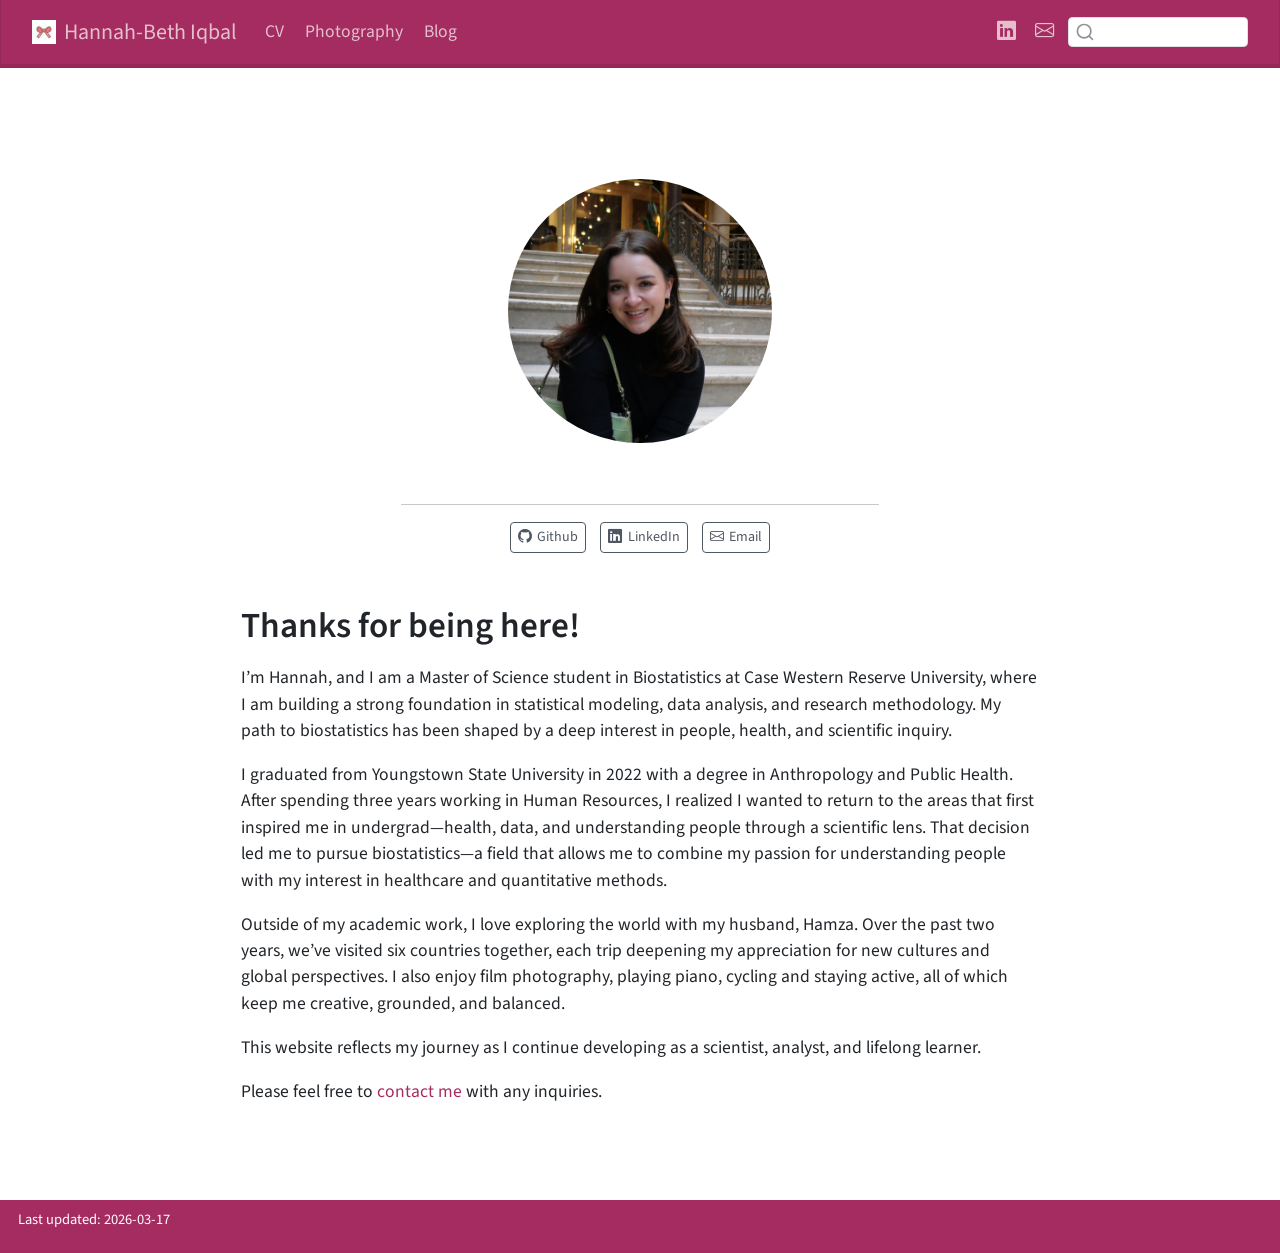
<file: docs/index.html>
<!DOCTYPE html>
<html xmlns="http://www.w3.org/1999/xhtml" lang="en" xml:lang="en"><head>

<meta charset="utf-8">
<meta name="generator" content="quarto-1.8.25">

<meta name="viewport" content="width=device-width, initial-scale=1.0, user-scalable=yes">


<title>Hannah-Beth Iqbal</title>
<style>
code{white-space: pre-wrap;}
span.smallcaps{font-variant: small-caps;}
div.columns{display: flex; gap: min(4vw, 1.5em);}
div.column{flex: auto; overflow-x: auto;}
div.hanging-indent{margin-left: 1.5em; text-indent: -1.5em;}
ul.task-list{list-style: none;}
ul.task-list li input[type="checkbox"] {
  width: 0.8em;
  margin: 0 0.8em 0.2em -1em; /* quarto-specific, see https://github.com/quarto-dev/quarto-cli/issues/4556 */ 
  vertical-align: middle;
}
</style>


<script src="site_libs/quarto-nav/quarto-nav.js"></script>
<script src="site_libs/clipboard/clipboard.min.js"></script>
<script src="site_libs/quarto-search/autocomplete.umd.js"></script>
<script src="site_libs/quarto-search/fuse.min.js"></script>
<script src="site_libs/quarto-search/quarto-search.js"></script>
<meta name="quarto:offset" content="./">
<link href="./img/web-app-manifest-512x512.png" rel="icon" type="image/png">
<script src="site_libs/quarto-html/quarto.js" type="module"></script>
<script src="site_libs/quarto-html/tabsets/tabsets.js" type="module"></script>
<script src="site_libs/quarto-html/axe/axe-check.js" type="module"></script>
<script src="site_libs/quarto-html/popper.min.js"></script>
<script src="site_libs/quarto-html/tippy.umd.min.js"></script>
<link href="site_libs/quarto-html/tippy.css" rel="stylesheet">
<link href="site_libs/quarto-html/quarto-syntax-highlighting-7b89279ff1a6dce999919e0e67d4d9ec.css" rel="stylesheet" id="quarto-text-highlighting-styles">
<script src="site_libs/bootstrap/bootstrap.min.js"></script>
<link href="site_libs/bootstrap/bootstrap-icons.css" rel="stylesheet">
<link href="site_libs/bootstrap/bootstrap-2538a7a91a36bcbf20c22db0d52a90ac.min.css" rel="stylesheet" append-hash="true" id="quarto-bootstrap" data-mode="light">
<script id="quarto-search-options" type="application/json">{
  "location": "navbar",
  "copy-button": false,
  "collapse-after": 3,
  "panel-placement": "end",
  "type": "textbox",
  "limit": 50,
  "keyboard-shortcut": [
    "f",
    "/",
    "s"
  ],
  "language": {
    "search-no-results-text": "No results",
    "search-matching-documents-text": "matching documents",
    "search-copy-link-title": "Copy link to search",
    "search-hide-matches-text": "Hide additional matches",
    "search-more-match-text": "more match in this document",
    "search-more-matches-text": "more matches in this document",
    "search-clear-button-title": "Clear",
    "search-text-placeholder": "",
    "search-detached-cancel-button-title": "Cancel",
    "search-submit-button-title": "Submit",
    "search-label": "Search"
  }
}</script>


</head>

<body class="nav-fixed fullcontent quarto-light">

<div id="quarto-search-results"></div>
  <header id="quarto-header" class="headroom fixed-top">
    <nav class="navbar navbar-expand-lg " data-bs-theme="dark">
      <div class="navbar-container container-fluid">
      <div class="navbar-brand-container mx-auto">
    <a href="./index.html" class="navbar-brand navbar-brand-logo">
    <img src="./img/web-app-manifest-512x512.png" alt="" class="navbar-logo light-content">
    <img src="./img/web-app-manifest-512x512.png" alt="" class="navbar-logo dark-content">
    </a>
    <a class="navbar-brand" href="./index.html">
    <span class="navbar-title">Hannah-Beth Iqbal</span>
    </a>
  </div>
            <div id="quarto-search" class="" title="Search"></div>
          <button class="navbar-toggler" type="button" data-bs-toggle="collapse" data-bs-target="#navbarCollapse" aria-controls="navbarCollapse" role="menu" aria-expanded="false" aria-label="Toggle navigation" onclick="if (window.quartoToggleHeadroom) { window.quartoToggleHeadroom(); }">
  <span class="navbar-toggler-icon"></span>
</button>
          <div class="collapse navbar-collapse" id="navbarCollapse">
            <ul class="navbar-nav navbar-nav-scroll me-auto">
  <li class="nav-item">
    <a class="nav-link" href="./cv/index.html"> 
<span class="menu-text">CV</span></a>
  </li>  
  <li class="nav-item">
    <a class="nav-link" href="./photography/index.html"> 
<span class="menu-text">Photography</span></a>
  </li>  
  <li class="nav-item">
    <a class="nav-link" href="./posts/blog.html"> 
<span class="menu-text">Blog</span></a>
  </li>  
</ul>
            <ul class="navbar-nav navbar-nav-scroll ms-auto">
  <li class="nav-item compact">
    <a class="nav-link" href="https://www.linkedin.com/in/hannah-beth-iqbal"> <i class="bi bi-linkedin" role="img">
</i> 
<span class="menu-text"></span></a>
  </li>  
  <li class="nav-item compact">
    <a class="nav-link" href="./hannahbethnicole@gmail.com"> <i class="bi bi-envelope" role="img" aria-label="email">
</i> 
<span class="menu-text"></span></a>
  </li>  
</ul>
          </div> <!-- /navcollapse -->
            <div class="quarto-navbar-tools">
</div>
      </div> <!-- /container-fluid -->
    </nav>
</header>
<!-- content -->
<div id="quarto-content" class="quarto-container page-columns page-rows-contents page-layout-article page-navbar">
<!-- sidebar -->
<!-- margin-sidebar -->
    
<!-- main -->
<main class="content" id="quarto-document-content">




<div class="quarto-about-jolla">
  <img src="img/portrait.jpeg" class="about-image
  round " style="height: 15em; width: 15em;">
 <header id="title-block-header" class="quarto-title-block"></header><div id="about-block">
</div> 
  <hr class="about-sep">
   <div class="about-links">
  <a href="https://github.com/hannahbethiqbal" class="about-link" rel="" target="">
    <i class="bi bi-github"></i>
     <span class="about-link-text">Github</span>
  </a>
  <a href="https://www.linkedin.com/in/hannah-beth-iqbal/" class="about-link" rel="" target="">
    <i class="bi bi-linkedin"></i>
     <span class="about-link-text">LinkedIn</span>
  </a>
  <a href="mailto:hannahbethnicole@gmail.com" class="about-link" rel="" target="">
    <i class="bi bi-envelope"></i>
     <span class="about-link-text">Email</span>
  </a>
</div>
</div>

<section id="thanks-for-being-here" class="level1">
<h1>Thanks for being here!</h1>
<p>I’m Hannah, and I am a Master of Science student in Biostatistics at Case Western Reserve University, where I am building a strong foundation in statistical modeling, data analysis, and research methodology. My path to biostatistics has been shaped by a deep interest in people, health, and scientific inquiry.</p>
<p>I graduated from Youngstown State University in 2022 with a degree in Anthropology and Public Health. After spending three years working in Human Resources, I realized I wanted to return to the areas that first inspired me in undergrad—health, data, and understanding people through a scientific lens. That decision led me to pursue biostatistics—a field that allows me to combine my passion for understanding people with my interest in healthcare and quantitative methods.</p>
<p>Outside of my academic work, I love exploring the world with my husband, Hamza. Over the past two years, we’ve visited six countries together, each trip deepening my appreciation for new cultures and global perspectives. I also enjoy film photography, playing piano, cycling and staying active, all of which keep me creative, grounded, and balanced.</p>
<p>This website reflects my journey as I continue developing as a scientist, analyst, and lifelong learner.</p>
<p>Please feel free to <a href="mailto:hannahbethnicole@gmail.com">contact me</a> with any inquiries.</p>



</section>

</main> <!-- /main -->
<script id="quarto-html-after-body" type="application/javascript">
  window.document.addEventListener("DOMContentLoaded", function (event) {
    const isCodeAnnotation = (el) => {
      for (const clz of el.classList) {
        if (clz.startsWith('code-annotation-')) {                     
          return true;
        }
      }
      return false;
    }
    const onCopySuccess = function(e) {
      // button target
      const button = e.trigger;
      // don't keep focus
      button.blur();
      // flash "checked"
      button.classList.add('code-copy-button-checked');
      var currentTitle = button.getAttribute("title");
      button.setAttribute("title", "Copied!");
      let tooltip;
      if (window.bootstrap) {
        button.setAttribute("data-bs-toggle", "tooltip");
        button.setAttribute("data-bs-placement", "left");
        button.setAttribute("data-bs-title", "Copied!");
        tooltip = new bootstrap.Tooltip(button, 
          { trigger: "manual", 
            customClass: "code-copy-button-tooltip",
            offset: [0, -8]});
        tooltip.show();    
      }
      setTimeout(function() {
        if (tooltip) {
          tooltip.hide();
          button.removeAttribute("data-bs-title");
          button.removeAttribute("data-bs-toggle");
          button.removeAttribute("data-bs-placement");
        }
        button.setAttribute("title", currentTitle);
        button.classList.remove('code-copy-button-checked');
      }, 1000);
      // clear code selection
      e.clearSelection();
    }
    const getTextToCopy = function(trigger) {
      const outerScaffold = trigger.parentElement.cloneNode(true);
      const codeEl = outerScaffold.querySelector('code');
      for (const childEl of codeEl.children) {
        if (isCodeAnnotation(childEl)) {
          childEl.remove();
        }
      }
      return codeEl.innerText;
    }
    const clipboard = new window.ClipboardJS('.code-copy-button:not([data-in-quarto-modal])', {
      text: getTextToCopy
    });
    clipboard.on('success', onCopySuccess);
    if (window.document.getElementById('quarto-embedded-source-code-modal')) {
      const clipboardModal = new window.ClipboardJS('.code-copy-button[data-in-quarto-modal]', {
        text: getTextToCopy,
        container: window.document.getElementById('quarto-embedded-source-code-modal')
      });
      clipboardModal.on('success', onCopySuccess);
    }
      var localhostRegex = new RegExp(/^(?:http|https):\/\/localhost\:?[0-9]*\//);
      var mailtoRegex = new RegExp(/^mailto:/);
        var filterRegex = new RegExp('/' + window.location.host + '/');
      var isInternal = (href) => {
          return filterRegex.test(href) || localhostRegex.test(href) || mailtoRegex.test(href);
      }
      // Inspect non-navigation links and adorn them if external
     var links = window.document.querySelectorAll('a[href]:not(.nav-link):not(.navbar-brand):not(.toc-action):not(.sidebar-link):not(.sidebar-item-toggle):not(.pagination-link):not(.no-external):not([aria-hidden]):not(.dropdown-item):not(.quarto-navigation-tool):not(.about-link)');
      for (var i=0; i<links.length; i++) {
        const link = links[i];
        if (!isInternal(link.href)) {
          // undo the damage that might have been done by quarto-nav.js in the case of
          // links that we want to consider external
          if (link.dataset.originalHref !== undefined) {
            link.href = link.dataset.originalHref;
          }
        }
      }
    function tippyHover(el, contentFn, onTriggerFn, onUntriggerFn) {
      const config = {
        allowHTML: true,
        maxWidth: 500,
        delay: 100,
        arrow: false,
        appendTo: function(el) {
            return el.parentElement;
        },
        interactive: true,
        interactiveBorder: 10,
        theme: 'quarto',
        placement: 'bottom-start',
      };
      if (contentFn) {
        config.content = contentFn;
      }
      if (onTriggerFn) {
        config.onTrigger = onTriggerFn;
      }
      if (onUntriggerFn) {
        config.onUntrigger = onUntriggerFn;
      }
      window.tippy(el, config); 
    }
    const noterefs = window.document.querySelectorAll('a[role="doc-noteref"]');
    for (var i=0; i<noterefs.length; i++) {
      const ref = noterefs[i];
      tippyHover(ref, function() {
        // use id or data attribute instead here
        let href = ref.getAttribute('data-footnote-href') || ref.getAttribute('href');
        try { href = new URL(href).hash; } catch {}
        const id = href.replace(/^#\/?/, "");
        const note = window.document.getElementById(id);
        if (note) {
          return note.innerHTML;
        } else {
          return "";
        }
      });
    }
    const xrefs = window.document.querySelectorAll('a.quarto-xref');
    const processXRef = (id, note) => {
      // Strip column container classes
      const stripColumnClz = (el) => {
        el.classList.remove("page-full", "page-columns");
        if (el.children) {
          for (const child of el.children) {
            stripColumnClz(child);
          }
        }
      }
      stripColumnClz(note)
      if (id === null || id.startsWith('sec-')) {
        // Special case sections, only their first couple elements
        const container = document.createElement("div");
        if (note.children && note.children.length > 2) {
          container.appendChild(note.children[0].cloneNode(true));
          for (let i = 1; i < note.children.length; i++) {
            const child = note.children[i];
            if (child.tagName === "P" && child.innerText === "") {
              continue;
            } else {
              container.appendChild(child.cloneNode(true));
              break;
            }
          }
          if (window.Quarto?.typesetMath) {
            window.Quarto.typesetMath(container);
          }
          return container.innerHTML
        } else {
          if (window.Quarto?.typesetMath) {
            window.Quarto.typesetMath(note);
          }
          return note.innerHTML;
        }
      } else {
        // Remove any anchor links if they are present
        const anchorLink = note.querySelector('a.anchorjs-link');
        if (anchorLink) {
          anchorLink.remove();
        }
        if (window.Quarto?.typesetMath) {
          window.Quarto.typesetMath(note);
        }
        if (note.classList.contains("callout")) {
          return note.outerHTML;
        } else {
          return note.innerHTML;
        }
      }
    }
    for (var i=0; i<xrefs.length; i++) {
      const xref = xrefs[i];
      tippyHover(xref, undefined, function(instance) {
        instance.disable();
        let url = xref.getAttribute('href');
        let hash = undefined; 
        if (url.startsWith('#')) {
          hash = url;
        } else {
          try { hash = new URL(url).hash; } catch {}
        }
        if (hash) {
          const id = hash.replace(/^#\/?/, "");
          const note = window.document.getElementById(id);
          if (note !== null) {
            try {
              const html = processXRef(id, note.cloneNode(true));
              instance.setContent(html);
            } finally {
              instance.enable();
              instance.show();
            }
          } else {
            // See if we can fetch this
            fetch(url.split('#')[0])
            .then(res => res.text())
            .then(html => {
              const parser = new DOMParser();
              const htmlDoc = parser.parseFromString(html, "text/html");
              const note = htmlDoc.getElementById(id);
              if (note !== null) {
                const html = processXRef(id, note);
                instance.setContent(html);
              } 
            }).finally(() => {
              instance.enable();
              instance.show();
            });
          }
        } else {
          // See if we can fetch a full url (with no hash to target)
          // This is a special case and we should probably do some content thinning / targeting
          fetch(url)
          .then(res => res.text())
          .then(html => {
            const parser = new DOMParser();
            const htmlDoc = parser.parseFromString(html, "text/html");
            const note = htmlDoc.querySelector('main.content');
            if (note !== null) {
              // This should only happen for chapter cross references
              // (since there is no id in the URL)
              // remove the first header
              if (note.children.length > 0 && note.children[0].tagName === "HEADER") {
                note.children[0].remove();
              }
              const html = processXRef(null, note);
              instance.setContent(html);
            } 
          }).finally(() => {
            instance.enable();
            instance.show();
          });
        }
      }, function(instance) {
      });
    }
        let selectedAnnoteEl;
        const selectorForAnnotation = ( cell, annotation) => {
          let cellAttr = 'data-code-cell="' + cell + '"';
          let lineAttr = 'data-code-annotation="' +  annotation + '"';
          const selector = 'span[' + cellAttr + '][' + lineAttr + ']';
          return selector;
        }
        const selectCodeLines = (annoteEl) => {
          const doc = window.document;
          const targetCell = annoteEl.getAttribute("data-target-cell");
          const targetAnnotation = annoteEl.getAttribute("data-target-annotation");
          const annoteSpan = window.document.querySelector(selectorForAnnotation(targetCell, targetAnnotation));
          const lines = annoteSpan.getAttribute("data-code-lines").split(",");
          const lineIds = lines.map((line) => {
            return targetCell + "-" + line;
          })
          let top = null;
          let height = null;
          let parent = null;
          if (lineIds.length > 0) {
              //compute the position of the single el (top and bottom and make a div)
              const el = window.document.getElementById(lineIds[0]);
              top = el.offsetTop;
              height = el.offsetHeight;
              parent = el.parentElement.parentElement;
            if (lineIds.length > 1) {
              const lastEl = window.document.getElementById(lineIds[lineIds.length - 1]);
              const bottom = lastEl.offsetTop + lastEl.offsetHeight;
              height = bottom - top;
            }
            if (top !== null && height !== null && parent !== null) {
              // cook up a div (if necessary) and position it 
              let div = window.document.getElementById("code-annotation-line-highlight");
              if (div === null) {
                div = window.document.createElement("div");
                div.setAttribute("id", "code-annotation-line-highlight");
                div.style.position = 'absolute';
                parent.appendChild(div);
              }
              div.style.top = top - 2 + "px";
              div.style.height = height + 4 + "px";
              div.style.left = 0;
              let gutterDiv = window.document.getElementById("code-annotation-line-highlight-gutter");
              if (gutterDiv === null) {
                gutterDiv = window.document.createElement("div");
                gutterDiv.setAttribute("id", "code-annotation-line-highlight-gutter");
                gutterDiv.style.position = 'absolute';
                const codeCell = window.document.getElementById(targetCell);
                const gutter = codeCell.querySelector('.code-annotation-gutter');
                gutter.appendChild(gutterDiv);
              }
              gutterDiv.style.top = top - 2 + "px";
              gutterDiv.style.height = height + 4 + "px";
            }
            selectedAnnoteEl = annoteEl;
          }
        };
        const unselectCodeLines = () => {
          const elementsIds = ["code-annotation-line-highlight", "code-annotation-line-highlight-gutter"];
          elementsIds.forEach((elId) => {
            const div = window.document.getElementById(elId);
            if (div) {
              div.remove();
            }
          });
          selectedAnnoteEl = undefined;
        };
          // Handle positioning of the toggle
      window.addEventListener(
        "resize",
        throttle(() => {
          elRect = undefined;
          if (selectedAnnoteEl) {
            selectCodeLines(selectedAnnoteEl);
          }
        }, 10)
      );
      function throttle(fn, ms) {
      let throttle = false;
      let timer;
        return (...args) => {
          if(!throttle) { // first call gets through
              fn.apply(this, args);
              throttle = true;
          } else { // all the others get throttled
              if(timer) clearTimeout(timer); // cancel #2
              timer = setTimeout(() => {
                fn.apply(this, args);
                timer = throttle = false;
              }, ms);
          }
        };
      }
        // Attach click handler to the DT
        const annoteDls = window.document.querySelectorAll('dt[data-target-cell]');
        for (const annoteDlNode of annoteDls) {
          annoteDlNode.addEventListener('click', (event) => {
            const clickedEl = event.target;
            if (clickedEl !== selectedAnnoteEl) {
              unselectCodeLines();
              const activeEl = window.document.querySelector('dt[data-target-cell].code-annotation-active');
              if (activeEl) {
                activeEl.classList.remove('code-annotation-active');
              }
              selectCodeLines(clickedEl);
              clickedEl.classList.add('code-annotation-active');
            } else {
              // Unselect the line
              unselectCodeLines();
              clickedEl.classList.remove('code-annotation-active');
            }
          });
        }
    const findCites = (el) => {
      const parentEl = el.parentElement;
      if (parentEl) {
        const cites = parentEl.dataset.cites;
        if (cites) {
          return {
            el,
            cites: cites.split(' ')
          };
        } else {
          return findCites(el.parentElement)
        }
      } else {
        return undefined;
      }
    };
    var bibliorefs = window.document.querySelectorAll('a[role="doc-biblioref"]');
    for (var i=0; i<bibliorefs.length; i++) {
      const ref = bibliorefs[i];
      const citeInfo = findCites(ref);
      if (citeInfo) {
        tippyHover(citeInfo.el, function() {
          var popup = window.document.createElement('div');
          citeInfo.cites.forEach(function(cite) {
            var citeDiv = window.document.createElement('div');
            citeDiv.classList.add('hanging-indent');
            citeDiv.classList.add('csl-entry');
            var biblioDiv = window.document.getElementById('ref-' + cite);
            if (biblioDiv) {
              citeDiv.innerHTML = biblioDiv.innerHTML;
            }
            popup.appendChild(citeDiv);
          });
          return popup.innerHTML;
        });
      }
    }
  });
  </script>
</div> <!-- /content -->
<footer class="footer">
  <div class="nav-footer">
    <div class="nav-footer-left">
<p>Last updated: 2026-03-17</p>
</div>   
    <div class="nav-footer-center">
      &nbsp;
    </div>
    <div class="nav-footer-right">
      &nbsp;
    </div>
  </div>
</footer>




</body></html>
</file>
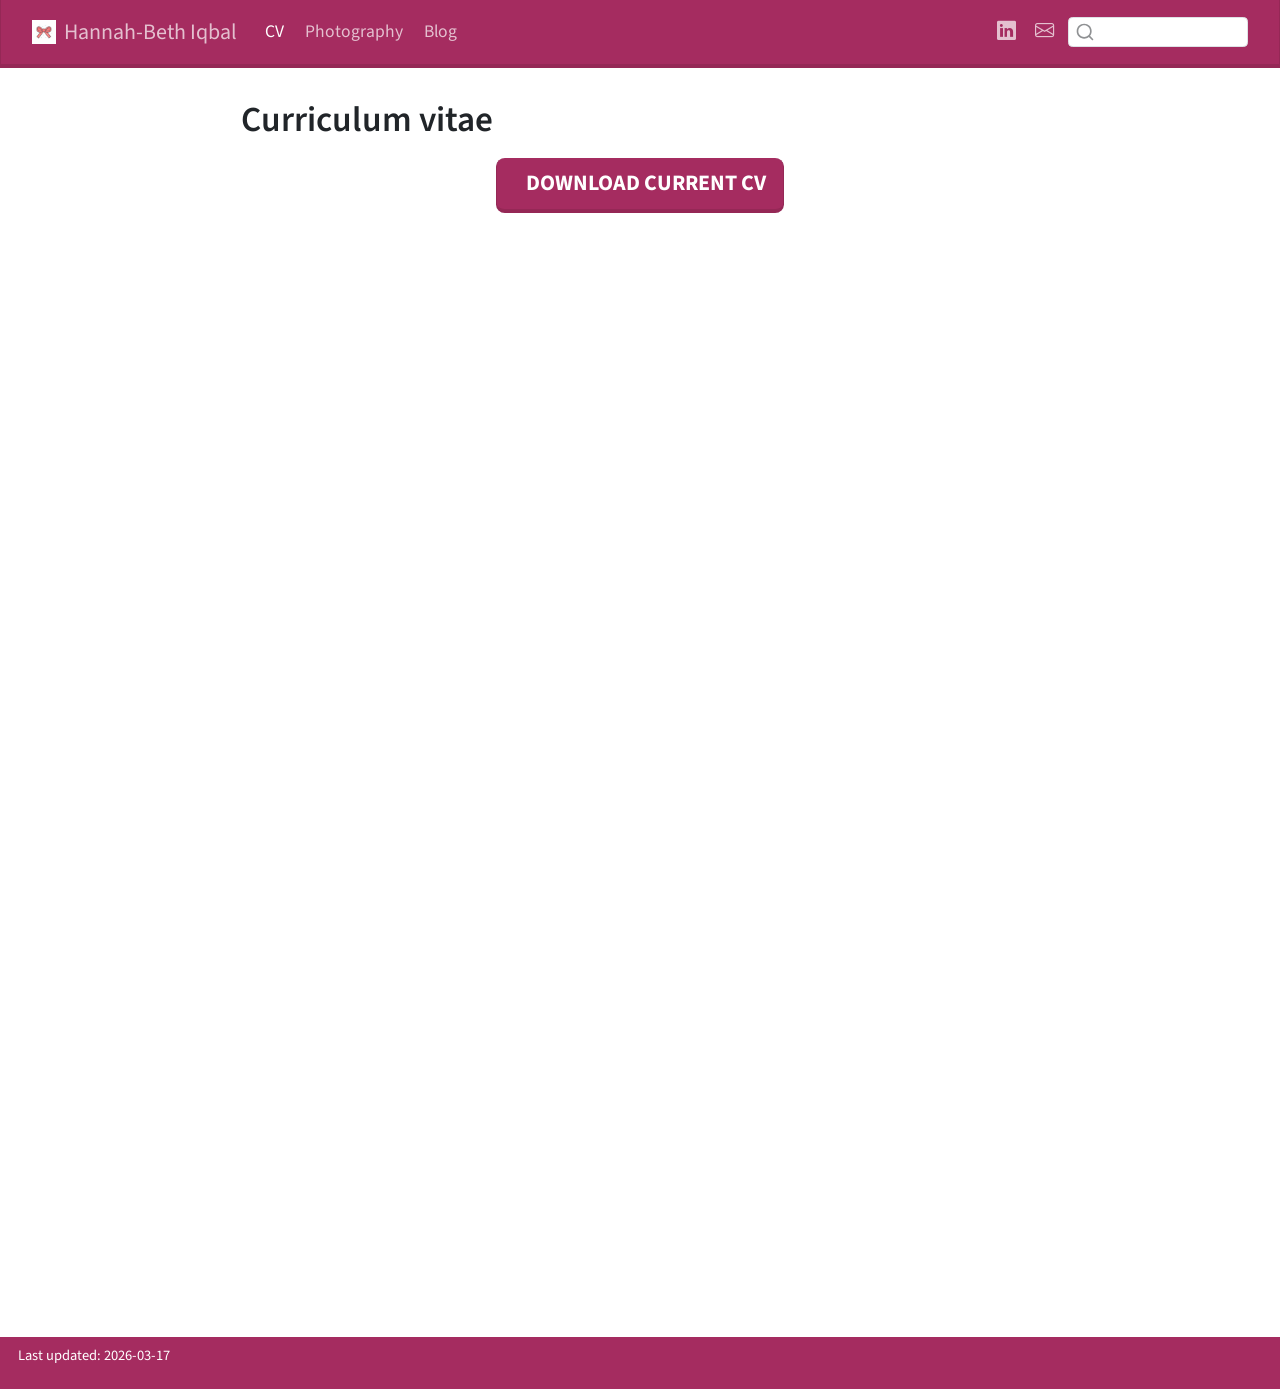
<file: docs/cv/index.html>
<!DOCTYPE html>
<html xmlns="http://www.w3.org/1999/xhtml" lang="en" xml:lang="en"><head>
<meta http-equiv="Content-Type" content="text/html; charset=UTF-8">
<meta charset="utf-8">
<meta name="generator" content="quarto-1.8.25">
<meta name="viewport" content="width=device-width, initial-scale=1.0, user-scalable=yes">
<title>Curriculum vitae – Hannah-Beth Iqbal</title>
<style>
code{white-space: pre-wrap;}
span.smallcaps{font-variant: small-caps;}
div.columns{display: flex; gap: min(4vw, 1.5em);}
div.column{flex: auto; overflow-x: auto;}
div.hanging-indent{margin-left: 1.5em; text-indent: -1.5em;}
ul.task-list{list-style: none;}
ul.task-list li input[type="checkbox"] {
  width: 0.8em;
  margin: 0 0.8em 0.2em -1em; /* quarto-specific, see https://github.com/quarto-dev/quarto-cli/issues/4556 */ 
  vertical-align: middle;
}
</style>

<script src="../site_libs/quarto-nav/quarto-nav.js"></script>
<script src="../site_libs/clipboard/clipboard.min.js"></script>
<script src="../site_libs/quarto-search/autocomplete.umd.js"></script>
<script src="../site_libs/quarto-search/fuse.min.js"></script>
<script src="../site_libs/quarto-search/quarto-search.js"></script>
<meta name="quarto:offset" content="../">
<link href="../img/web-app-manifest-512x512.png" rel="icon" type="image/png">
<script src="../site_libs/quarto-html/quarto.js" type="module"></script>
<script src="../site_libs/quarto-html/tabsets/tabsets.js" type="module"></script>
<script src="../site_libs/quarto-html/axe/axe-check.js" type="module"></script>
<script src="../site_libs/quarto-html/popper.min.js"></script>
<script src="../site_libs/quarto-html/tippy.umd.min.js"></script>
<script src="../site_libs/quarto-html/anchor.min.js"></script>
<link href="../site_libs/quarto-html/tippy.css" rel="stylesheet">
<link href="../site_libs/quarto-html/quarto-syntax-highlighting-7b89279ff1a6dce999919e0e67d4d9ec.css" rel="stylesheet" id="quarto-text-highlighting-styles">
<script src="../site_libs/bootstrap/bootstrap.min.js"></script>
<link href="../site_libs/bootstrap/bootstrap-icons.css" rel="stylesheet">
<link href="../site_libs/bootstrap/bootstrap-2538a7a91a36bcbf20c22db0d52a90ac.min.css" rel="stylesheet" append-hash="true" id="quarto-bootstrap" data-mode="light"><script id="quarto-search-options" type="application/json">{
  "location": "navbar",
  "copy-button": false,
  "collapse-after": 3,
  "panel-placement": "end",
  "type": "textbox",
  "limit": 50,
  "keyboard-shortcut": [
    "f",
    "/",
    "s"
  ],
  "language": {
    "search-no-results-text": "No results",
    "search-matching-documents-text": "matching documents",
    "search-copy-link-title": "Copy link to search",
    "search-hide-matches-text": "Hide additional matches",
    "search-more-match-text": "more match in this document",
    "search-more-matches-text": "more matches in this document",
    "search-clear-button-title": "Clear",
    "search-text-placeholder": "",
    "search-detached-cancel-button-title": "Cancel",
    "search-submit-button-title": "Submit",
    "search-label": "Search"
  }
}</script>
</head>
<body class="nav-fixed fullcontent quarto-light">

<div id="quarto-search-results"></div>
  <header id="quarto-header" class="headroom fixed-top"><nav class="navbar navbar-expand-lg " data-bs-theme="dark"><div class="navbar-container container-fluid">
      <div class="navbar-brand-container mx-auto">
    <a href="../index.html" class="navbar-brand navbar-brand-logo">
    <img src="../img/web-app-manifest-512x512.png" alt="" class="navbar-logo light-content"><img src="../img/web-app-manifest-512x512.png" alt="" class="navbar-logo dark-content"></a>
    <a class="navbar-brand" href="../index.html">
    <span class="navbar-title">Hannah-Beth Iqbal</span>
    </a>
  </div>
            <div id="quarto-search" class="" title="Search"></div>
          <button class="navbar-toggler" type="button" data-bs-toggle="collapse" data-bs-target="#navbarCollapse" aria-controls="navbarCollapse" role="menu" aria-expanded="false" aria-label="Toggle navigation" onclick="if (window.quartoToggleHeadroom) { window.quartoToggleHeadroom(); }">
  <span class="navbar-toggler-icon"></span>
</button>
          <div class="collapse navbar-collapse" id="navbarCollapse">
            <ul class="navbar-nav navbar-nav-scroll me-auto">
<li class="nav-item">
    <a class="nav-link active" href="../cv/index.html" aria-current="page"> 
<span class="menu-text">CV</span></a>
  </li>  
  <li class="nav-item">
    <a class="nav-link" href="../photography/index.html"> 
<span class="menu-text">Photography</span></a>
  </li>  
  <li class="nav-item">
    <a class="nav-link" href="../posts/blog.html"> 
<span class="menu-text">Blog</span></a>
  </li>  
</ul>
<ul class="navbar-nav navbar-nav-scroll ms-auto">
<li class="nav-item compact">
    <a class="nav-link" href="https://www.linkedin.com/in/hannah-beth-iqbal"> <i class="bi bi-linkedin" role="img">
</i> 
<span class="menu-text"></span></a>
  </li>  
  <li class="nav-item compact">
    <a class="nav-link" href="../hannahbethnicole@gmail.com"> <i class="bi bi-envelope" role="img" aria-label="email">
</i> 
<span class="menu-text"></span></a>
  </li>  
</ul>
</div> <!-- /navcollapse -->
            <div class="quarto-navbar-tools">
</div>
      </div> <!-- /container-fluid -->
    </nav></header><!-- content --><div id="quarto-content" class="quarto-container page-columns page-rows-contents page-layout-article page-navbar">
<!-- sidebar -->
<!-- margin-sidebar -->
    
<!-- main -->
<main class="content" id="quarto-document-content"><header id="title-block-header" class="quarto-title-block default"><div class="quarto-title">
<h1 class="title">Curriculum vitae</h1>
</div>



<div class="quarto-title-meta">

    
  
    
  </div>
  


</header><div class="cell">
<style type="text/css">
.embed-container {
    position: relative;
    padding-bottom: 129%;
    height: 0;
    overflow: hidden;
    max-width: 100%;
}
.embed-container iframe,
.embed-container object,
.embed-container embed {
    position: absolute;
    top: 0;
    left: 0;
    width: 100%;
    height: 100%;
}
</style>
</div>
<p class="text-center">
  <a class="btn btn-primary btn-lg cv-download" href="cv.pdf" target="_blank">
    <i class="fa-solid fa-file-arrow-down"></i> Download current CV
  </a>
</p>
<div class="embed-container">
  <iframe src="cv.pdf#toolbar=0" style="border: 0.5px;width: 100%;"></iframe>
</div>



</main><!-- /main --><script id="quarto-html-after-body" type="application/javascript">
  window.document.addEventListener("DOMContentLoaded", function (event) {
    const icon = "";
    const anchorJS = new window.AnchorJS();
    anchorJS.options = {
      placement: 'right',
      icon: icon
    };
    anchorJS.add('.anchored');
    const isCodeAnnotation = (el) => {
      for (const clz of el.classList) {
        if (clz.startsWith('code-annotation-')) {                     
          return true;
        }
      }
      return false;
    }
    const onCopySuccess = function(e) {
      // button target
      const button = e.trigger;
      // don't keep focus
      button.blur();
      // flash "checked"
      button.classList.add('code-copy-button-checked');
      var currentTitle = button.getAttribute("title");
      button.setAttribute("title", "Copied!");
      let tooltip;
      if (window.bootstrap) {
        button.setAttribute("data-bs-toggle", "tooltip");
        button.setAttribute("data-bs-placement", "left");
        button.setAttribute("data-bs-title", "Copied!");
        tooltip = new bootstrap.Tooltip(button, 
          { trigger: "manual", 
            customClass: "code-copy-button-tooltip",
            offset: [0, -8]});
        tooltip.show();    
      }
      setTimeout(function() {
        if (tooltip) {
          tooltip.hide();
          button.removeAttribute("data-bs-title");
          button.removeAttribute("data-bs-toggle");
          button.removeAttribute("data-bs-placement");
        }
        button.setAttribute("title", currentTitle);
        button.classList.remove('code-copy-button-checked');
      }, 1000);
      // clear code selection
      e.clearSelection();
    }
    const getTextToCopy = function(trigger) {
      const outerScaffold = trigger.parentElement.cloneNode(true);
      const codeEl = outerScaffold.querySelector('code');
      for (const childEl of codeEl.children) {
        if (isCodeAnnotation(childEl)) {
          childEl.remove();
        }
      }
      return codeEl.innerText;
    }
    const clipboard = new window.ClipboardJS('.code-copy-button:not([data-in-quarto-modal])', {
      text: getTextToCopy
    });
    clipboard.on('success', onCopySuccess);
    if (window.document.getElementById('quarto-embedded-source-code-modal')) {
      const clipboardModal = new window.ClipboardJS('.code-copy-button[data-in-quarto-modal]', {
        text: getTextToCopy,
        container: window.document.getElementById('quarto-embedded-source-code-modal')
      });
      clipboardModal.on('success', onCopySuccess);
    }
      var localhostRegex = new RegExp(/^(?:http|https):\/\/localhost\:?[0-9]*\//);
      var mailtoRegex = new RegExp(/^mailto:/);
        var filterRegex = new RegExp('/' + window.location.host + '/');
      var isInternal = (href) => {
          return filterRegex.test(href) || localhostRegex.test(href) || mailtoRegex.test(href);
      }
      // Inspect non-navigation links and adorn them if external
     var links = window.document.querySelectorAll('a[href]:not(.nav-link):not(.navbar-brand):not(.toc-action):not(.sidebar-link):not(.sidebar-item-toggle):not(.pagination-link):not(.no-external):not([aria-hidden]):not(.dropdown-item):not(.quarto-navigation-tool):not(.about-link)');
      for (var i=0; i<links.length; i++) {
        const link = links[i];
        if (!isInternal(link.href)) {
          // undo the damage that might have been done by quarto-nav.js in the case of
          // links that we want to consider external
          if (link.dataset.originalHref !== undefined) {
            link.href = link.dataset.originalHref;
          }
        }
      }
    function tippyHover(el, contentFn, onTriggerFn, onUntriggerFn) {
      const config = {
        allowHTML: true,
        maxWidth: 500,
        delay: 100,
        arrow: false,
        appendTo: function(el) {
            return el.parentElement;
        },
        interactive: true,
        interactiveBorder: 10,
        theme: 'quarto',
        placement: 'bottom-start',
      };
      if (contentFn) {
        config.content = contentFn;
      }
      if (onTriggerFn) {
        config.onTrigger = onTriggerFn;
      }
      if (onUntriggerFn) {
        config.onUntrigger = onUntriggerFn;
      }
      window.tippy(el, config); 
    }
    const noterefs = window.document.querySelectorAll('a[role="doc-noteref"]');
    for (var i=0; i<noterefs.length; i++) {
      const ref = noterefs[i];
      tippyHover(ref, function() {
        // use id or data attribute instead here
        let href = ref.getAttribute('data-footnote-href') || ref.getAttribute('href');
        try { href = new URL(href).hash; } catch {}
        const id = href.replace(/^#\/?/, "");
        const note = window.document.getElementById(id);
        if (note) {
          return note.innerHTML;
        } else {
          return "";
        }
      });
    }
    const xrefs = window.document.querySelectorAll('a.quarto-xref');
    const processXRef = (id, note) => {
      // Strip column container classes
      const stripColumnClz = (el) => {
        el.classList.remove("page-full", "page-columns");
        if (el.children) {
          for (const child of el.children) {
            stripColumnClz(child);
          }
        }
      }
      stripColumnClz(note)
      if (id === null || id.startsWith('sec-')) {
        // Special case sections, only their first couple elements
        const container = document.createElement("div");
        if (note.children && note.children.length > 2) {
          container.appendChild(note.children[0].cloneNode(true));
          for (let i = 1; i < note.children.length; i++) {
            const child = note.children[i];
            if (child.tagName === "P" && child.innerText === "") {
              continue;
            } else {
              container.appendChild(child.cloneNode(true));
              break;
            }
          }
          if (window.Quarto?.typesetMath) {
            window.Quarto.typesetMath(container);
          }
          return container.innerHTML
        } else {
          if (window.Quarto?.typesetMath) {
            window.Quarto.typesetMath(note);
          }
          return note.innerHTML;
        }
      } else {
        // Remove any anchor links if they are present
        const anchorLink = note.querySelector('a.anchorjs-link');
        if (anchorLink) {
          anchorLink.remove();
        }
        if (window.Quarto?.typesetMath) {
          window.Quarto.typesetMath(note);
        }
        if (note.classList.contains("callout")) {
          return note.outerHTML;
        } else {
          return note.innerHTML;
        }
      }
    }
    for (var i=0; i<xrefs.length; i++) {
      const xref = xrefs[i];
      tippyHover(xref, undefined, function(instance) {
        instance.disable();
        let url = xref.getAttribute('href');
        let hash = undefined; 
        if (url.startsWith('#')) {
          hash = url;
        } else {
          try { hash = new URL(url).hash; } catch {}
        }
        if (hash) {
          const id = hash.replace(/^#\/?/, "");
          const note = window.document.getElementById(id);
          if (note !== null) {
            try {
              const html = processXRef(id, note.cloneNode(true));
              instance.setContent(html);
            } finally {
              instance.enable();
              instance.show();
            }
          } else {
            // See if we can fetch this
            fetch(url.split('#')[0])
            .then(res => res.text())
            .then(html => {
              const parser = new DOMParser();
              const htmlDoc = parser.parseFromString(html, "text/html");
              const note = htmlDoc.getElementById(id);
              if (note !== null) {
                const html = processXRef(id, note);
                instance.setContent(html);
              } 
            }).finally(() => {
              instance.enable();
              instance.show();
            });
          }
        } else {
          // See if we can fetch a full url (with no hash to target)
          // This is a special case and we should probably do some content thinning / targeting
          fetch(url)
          .then(res => res.text())
          .then(html => {
            const parser = new DOMParser();
            const htmlDoc = parser.parseFromString(html, "text/html");
            const note = htmlDoc.querySelector('main.content');
            if (note !== null) {
              // This should only happen for chapter cross references
              // (since there is no id in the URL)
              // remove the first header
              if (note.children.length > 0 && note.children[0].tagName === "HEADER") {
                note.children[0].remove();
              }
              const html = processXRef(null, note);
              instance.setContent(html);
            } 
          }).finally(() => {
            instance.enable();
            instance.show();
          });
        }
      }, function(instance) {
      });
    }
        let selectedAnnoteEl;
        const selectorForAnnotation = ( cell, annotation) => {
          let cellAttr = 'data-code-cell="' + cell + '"';
          let lineAttr = 'data-code-annotation="' +  annotation + '"';
          const selector = 'span[' + cellAttr + '][' + lineAttr + ']';
          return selector;
        }
        const selectCodeLines = (annoteEl) => {
          const doc = window.document;
          const targetCell = annoteEl.getAttribute("data-target-cell");
          const targetAnnotation = annoteEl.getAttribute("data-target-annotation");
          const annoteSpan = window.document.querySelector(selectorForAnnotation(targetCell, targetAnnotation));
          const lines = annoteSpan.getAttribute("data-code-lines").split(",");
          const lineIds = lines.map((line) => {
            return targetCell + "-" + line;
          })
          let top = null;
          let height = null;
          let parent = null;
          if (lineIds.length > 0) {
              //compute the position of the single el (top and bottom and make a div)
              const el = window.document.getElementById(lineIds[0]);
              top = el.offsetTop;
              height = el.offsetHeight;
              parent = el.parentElement.parentElement;
            if (lineIds.length > 1) {
              const lastEl = window.document.getElementById(lineIds[lineIds.length - 1]);
              const bottom = lastEl.offsetTop + lastEl.offsetHeight;
              height = bottom - top;
            }
            if (top !== null && height !== null && parent !== null) {
              // cook up a div (if necessary) and position it 
              let div = window.document.getElementById("code-annotation-line-highlight");
              if (div === null) {
                div = window.document.createElement("div");
                div.setAttribute("id", "code-annotation-line-highlight");
                div.style.position = 'absolute';
                parent.appendChild(div);
              }
              div.style.top = top - 2 + "px";
              div.style.height = height + 4 + "px";
              div.style.left = 0;
              let gutterDiv = window.document.getElementById("code-annotation-line-highlight-gutter");
              if (gutterDiv === null) {
                gutterDiv = window.document.createElement("div");
                gutterDiv.setAttribute("id", "code-annotation-line-highlight-gutter");
                gutterDiv.style.position = 'absolute';
                const codeCell = window.document.getElementById(targetCell);
                const gutter = codeCell.querySelector('.code-annotation-gutter');
                gutter.appendChild(gutterDiv);
              }
              gutterDiv.style.top = top - 2 + "px";
              gutterDiv.style.height = height + 4 + "px";
            }
            selectedAnnoteEl = annoteEl;
          }
        };
        const unselectCodeLines = () => {
          const elementsIds = ["code-annotation-line-highlight", "code-annotation-line-highlight-gutter"];
          elementsIds.forEach((elId) => {
            const div = window.document.getElementById(elId);
            if (div) {
              div.remove();
            }
          });
          selectedAnnoteEl = undefined;
        };
          // Handle positioning of the toggle
      window.addEventListener(
        "resize",
        throttle(() => {
          elRect = undefined;
          if (selectedAnnoteEl) {
            selectCodeLines(selectedAnnoteEl);
          }
        }, 10)
      );
      function throttle(fn, ms) {
      let throttle = false;
      let timer;
        return (...args) => {
          if(!throttle) { // first call gets through
              fn.apply(this, args);
              throttle = true;
          } else { // all the others get throttled
              if(timer) clearTimeout(timer); // cancel #2
              timer = setTimeout(() => {
                fn.apply(this, args);
                timer = throttle = false;
              }, ms);
          }
        };
      }
        // Attach click handler to the DT
        const annoteDls = window.document.querySelectorAll('dt[data-target-cell]');
        for (const annoteDlNode of annoteDls) {
          annoteDlNode.addEventListener('click', (event) => {
            const clickedEl = event.target;
            if (clickedEl !== selectedAnnoteEl) {
              unselectCodeLines();
              const activeEl = window.document.querySelector('dt[data-target-cell].code-annotation-active');
              if (activeEl) {
                activeEl.classList.remove('code-annotation-active');
              }
              selectCodeLines(clickedEl);
              clickedEl.classList.add('code-annotation-active');
            } else {
              // Unselect the line
              unselectCodeLines();
              clickedEl.classList.remove('code-annotation-active');
            }
          });
        }
    const findCites = (el) => {
      const parentEl = el.parentElement;
      if (parentEl) {
        const cites = parentEl.dataset.cites;
        if (cites) {
          return {
            el,
            cites: cites.split(' ')
          };
        } else {
          return findCites(el.parentElement)
        }
      } else {
        return undefined;
      }
    };
    var bibliorefs = window.document.querySelectorAll('a[role="doc-biblioref"]');
    for (var i=0; i<bibliorefs.length; i++) {
      const ref = bibliorefs[i];
      const citeInfo = findCites(ref);
      if (citeInfo) {
        tippyHover(citeInfo.el, function() {
          var popup = window.document.createElement('div');
          citeInfo.cites.forEach(function(cite) {
            var citeDiv = window.document.createElement('div');
            citeDiv.classList.add('hanging-indent');
            citeDiv.classList.add('csl-entry');
            var biblioDiv = window.document.getElementById('ref-' + cite);
            if (biblioDiv) {
              citeDiv.innerHTML = biblioDiv.innerHTML;
            }
            popup.appendChild(citeDiv);
          });
          return popup.innerHTML;
        });
      }
    }
  });
  </script>
</div> <!-- /content -->
<footer class="footer"><div class="nav-footer">
    <div class="nav-footer-left">
<p>Last updated: 2026-03-17</p>
</div>   
    <div class="nav-footer-center">
      &nbsp;
    </div>
    <div class="nav-footer-right">
      &nbsp;
    </div>
  </div>
</footer>


</body></html>
</file>
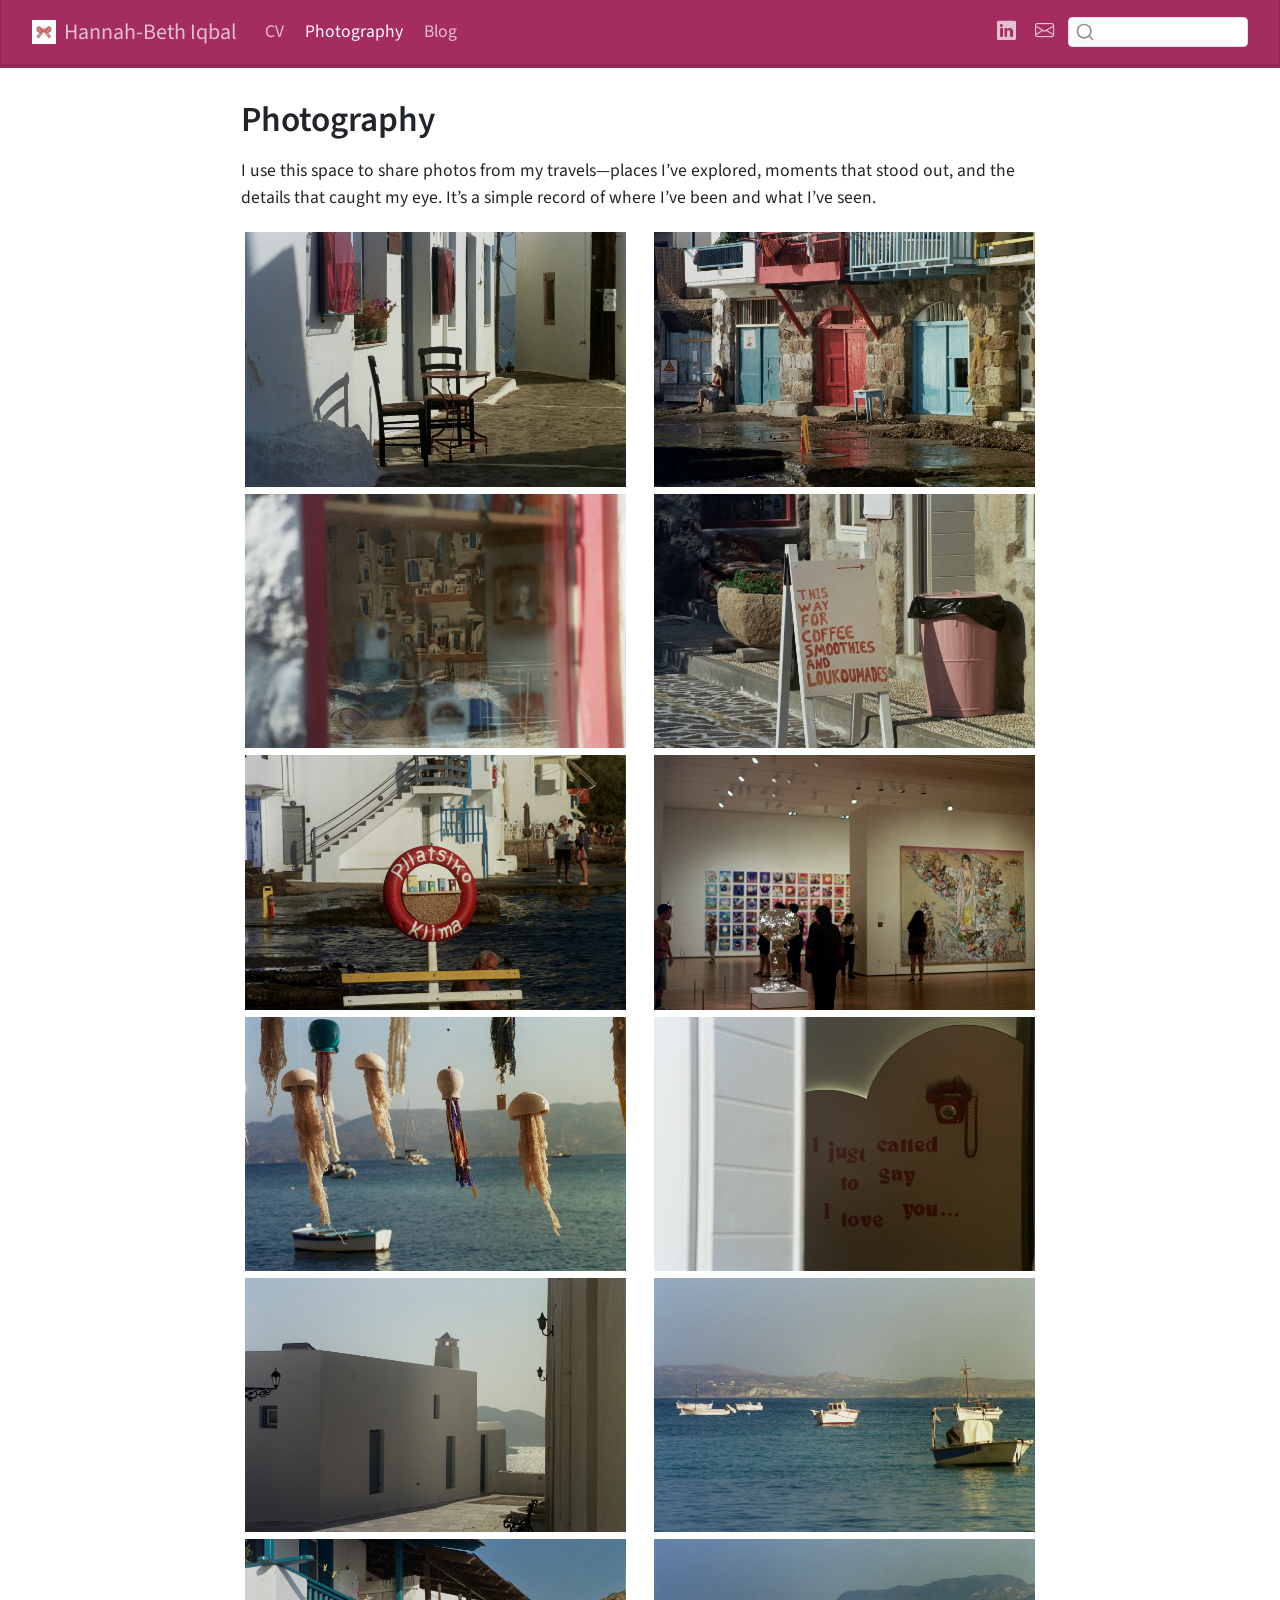
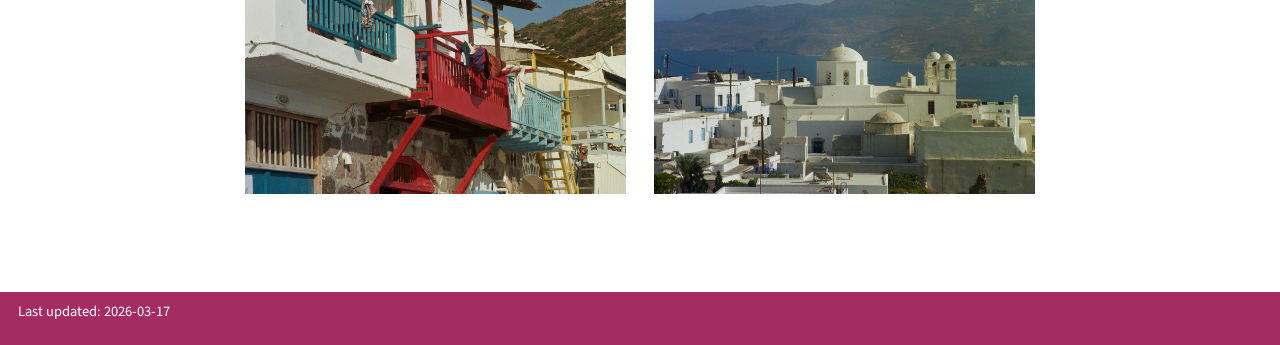
<file: docs/photography/index.html>
<!DOCTYPE html>
<html xmlns="http://www.w3.org/1999/xhtml" lang="en" xml:lang="en"><head>

<meta charset="utf-8">
<meta name="generator" content="quarto-1.8.25">

<meta name="viewport" content="width=device-width, initial-scale=1.0, user-scalable=yes">


<title>Photography – Hannah-Beth Iqbal</title>
<style>
code{white-space: pre-wrap;}
span.smallcaps{font-variant: small-caps;}
div.columns{display: flex; gap: min(4vw, 1.5em);}
div.column{flex: auto; overflow-x: auto;}
div.hanging-indent{margin-left: 1.5em; text-indent: -1.5em;}
ul.task-list{list-style: none;}
ul.task-list li input[type="checkbox"] {
  width: 0.8em;
  margin: 0 0.8em 0.2em -1em; /* quarto-specific, see https://github.com/quarto-dev/quarto-cli/issues/4556 */ 
  vertical-align: middle;
}
</style>


<script src="../site_libs/quarto-nav/quarto-nav.js"></script>
<script src="../site_libs/clipboard/clipboard.min.js"></script>
<script src="../site_libs/quarto-search/autocomplete.umd.js"></script>
<script src="../site_libs/quarto-search/fuse.min.js"></script>
<script src="../site_libs/quarto-search/quarto-search.js"></script>
<meta name="quarto:offset" content="../">
<link href="../img/web-app-manifest-512x512.png" rel="icon" type="image/png">
<script src="../site_libs/quarto-html/quarto.js" type="module"></script>
<script src="../site_libs/quarto-html/tabsets/tabsets.js" type="module"></script>
<script src="../site_libs/quarto-html/axe/axe-check.js" type="module"></script>
<script src="../site_libs/quarto-html/popper.min.js"></script>
<script src="../site_libs/quarto-html/tippy.umd.min.js"></script>
<script src="../site_libs/quarto-html/anchor.min.js"></script>
<link href="../site_libs/quarto-html/tippy.css" rel="stylesheet">
<link href="../site_libs/quarto-html/quarto-syntax-highlighting-7b89279ff1a6dce999919e0e67d4d9ec.css" rel="stylesheet" id="quarto-text-highlighting-styles">
<script src="../site_libs/bootstrap/bootstrap.min.js"></script>
<link href="../site_libs/bootstrap/bootstrap-icons.css" rel="stylesheet">
<link href="../site_libs/bootstrap/bootstrap-2538a7a91a36bcbf20c22db0d52a90ac.min.css" rel="stylesheet" append-hash="true" id="quarto-bootstrap" data-mode="light">
<script id="quarto-search-options" type="application/json">{
  "location": "navbar",
  "copy-button": false,
  "collapse-after": 3,
  "panel-placement": "end",
  "type": "textbox",
  "limit": 50,
  "keyboard-shortcut": [
    "f",
    "/",
    "s"
  ],
  "language": {
    "search-no-results-text": "No results",
    "search-matching-documents-text": "matching documents",
    "search-copy-link-title": "Copy link to search",
    "search-hide-matches-text": "Hide additional matches",
    "search-more-match-text": "more match in this document",
    "search-more-matches-text": "more matches in this document",
    "search-clear-button-title": "Clear",
    "search-text-placeholder": "",
    "search-detached-cancel-button-title": "Cancel",
    "search-submit-button-title": "Submit",
    "search-label": "Search"
  }
}</script>


</head>

<body class="nav-fixed fullcontent quarto-light">

<div id="quarto-search-results"></div>
  <header id="quarto-header" class="headroom fixed-top">
    <nav class="navbar navbar-expand-lg " data-bs-theme="dark">
      <div class="navbar-container container-fluid">
      <div class="navbar-brand-container mx-auto">
    <a href="../index.html" class="navbar-brand navbar-brand-logo">
    <img src="../img/web-app-manifest-512x512.png" alt="" class="navbar-logo light-content">
    <img src="../img/web-app-manifest-512x512.png" alt="" class="navbar-logo dark-content">
    </a>
    <a class="navbar-brand" href="../index.html">
    <span class="navbar-title">Hannah-Beth Iqbal</span>
    </a>
  </div>
            <div id="quarto-search" class="" title="Search"></div>
          <button class="navbar-toggler" type="button" data-bs-toggle="collapse" data-bs-target="#navbarCollapse" aria-controls="navbarCollapse" role="menu" aria-expanded="false" aria-label="Toggle navigation" onclick="if (window.quartoToggleHeadroom) { window.quartoToggleHeadroom(); }">
  <span class="navbar-toggler-icon"></span>
</button>
          <div class="collapse navbar-collapse" id="navbarCollapse">
            <ul class="navbar-nav navbar-nav-scroll me-auto">
  <li class="nav-item">
    <a class="nav-link" href="../cv/index.html"> 
<span class="menu-text">CV</span></a>
  </li>  
  <li class="nav-item">
    <a class="nav-link active" href="../photography/index.html" aria-current="page"> 
<span class="menu-text">Photography</span></a>
  </li>  
  <li class="nav-item">
    <a class="nav-link" href="../posts/blog.html"> 
<span class="menu-text">Blog</span></a>
  </li>  
</ul>
            <ul class="navbar-nav navbar-nav-scroll ms-auto">
  <li class="nav-item compact">
    <a class="nav-link" href="https://www.linkedin.com/in/hannah-beth-iqbal"> <i class="bi bi-linkedin" role="img">
</i> 
<span class="menu-text"></span></a>
  </li>  
  <li class="nav-item compact">
    <a class="nav-link" href="../hannahbethnicole@gmail.com"> <i class="bi bi-envelope" role="img" aria-label="email">
</i> 
<span class="menu-text"></span></a>
  </li>  
</ul>
          </div> <!-- /navcollapse -->
            <div class="quarto-navbar-tools">
</div>
      </div> <!-- /container-fluid -->
    </nav>
</header>
<!-- content -->
<div id="quarto-content" class="quarto-container page-columns page-rows-contents page-layout-article page-navbar">
<!-- sidebar -->
<!-- margin-sidebar -->
    
<!-- main -->
<main class="content" id="quarto-document-content">

<header id="title-block-header" class="quarto-title-block default">
<div class="quarto-title">
<h1 class="title">Photography</h1>
</div>



<div class="quarto-title-meta">

    
  
    
  </div>
  


</header>


<p>I use this space to share photos from my travels—places I’ve explored, moments that stood out, and the details that caught my eye. It’s a simple record of where I’ve been and what I’ve seen.</p>
<div class="quarto-layout-panel" data-layout-ncol="2">
<div class="quarto-layout-row">
<div class="quarto-layout-cell" style="flex-basis: 50.0%;justify-content: center;">
<p><img src="2A_0681.jpg" class="img-fluid"></p>
</div>
<div class="quarto-layout-cell" style="flex-basis: 50.0%;justify-content: center;">
<p><img src="24A_0703.jpg" class="img-fluid"></p>
</div>
</div>
<div class="quarto-layout-row">
<div class="quarto-layout-cell" style="flex-basis: 50.0%;justify-content: center;">
<p><img src="IMG_6692.jpg" class="img-fluid"></p>
</div>
<div class="quarto-layout-cell" style="flex-basis: 50.0%;justify-content: center;">
<p><img src="IMG_6659.jpg" class="img-fluid"></p>
</div>
</div>
<div class="quarto-layout-row">
<div class="quarto-layout-cell" style="flex-basis: 50.0%;justify-content: center;">
<p><img src="28A_0707.jpg" class="img-fluid"></p>
</div>
<div class="quarto-layout-cell" style="flex-basis: 50.0%;justify-content: center;">
<p><img src="14A_0670.jpg" class="img-fluid"></p>
</div>
</div>
<div class="quarto-layout-row">
<div class="quarto-layout-cell" style="flex-basis: 50.0%;justify-content: center;">
<p><img src="27A_0706.jpg" class="img-fluid"></p>
</div>
<div class="quarto-layout-cell" style="flex-basis: 50.0%;justify-content: center;">
<p><img src="IMG_6693.jpg" class="img-fluid"></p>
</div>
</div>
<div class="quarto-layout-row">
<div class="quarto-layout-cell" style="flex-basis: 50.0%;justify-content: center;">
<p><img src="IMG_6660.jpg" class="img-fluid"></p>
</div>
<div class="quarto-layout-cell" style="flex-basis: 50.0%;justify-content: center;">
<p><img src="31A_0710.jpg" class="img-fluid"></p>
</div>
</div>
<div class="quarto-layout-row">
<div class="quarto-layout-cell" style="flex-basis: 50.0%;justify-content: center;">
<p><img src="26A_0705.jpg" class="img-fluid"></p>
</div>
<div class="quarto-layout-cell" style="flex-basis: 50.0%;justify-content: center;">
<p><img src="13A_0692.jpg" class="img-fluid"></p>
</div>
</div>
</div>



</main> <!-- /main -->
<script id="quarto-html-after-body" type="application/javascript">
  window.document.addEventListener("DOMContentLoaded", function (event) {
    const icon = "";
    const anchorJS = new window.AnchorJS();
    anchorJS.options = {
      placement: 'right',
      icon: icon
    };
    anchorJS.add('.anchored');
    const isCodeAnnotation = (el) => {
      for (const clz of el.classList) {
        if (clz.startsWith('code-annotation-')) {                     
          return true;
        }
      }
      return false;
    }
    const onCopySuccess = function(e) {
      // button target
      const button = e.trigger;
      // don't keep focus
      button.blur();
      // flash "checked"
      button.classList.add('code-copy-button-checked');
      var currentTitle = button.getAttribute("title");
      button.setAttribute("title", "Copied!");
      let tooltip;
      if (window.bootstrap) {
        button.setAttribute("data-bs-toggle", "tooltip");
        button.setAttribute("data-bs-placement", "left");
        button.setAttribute("data-bs-title", "Copied!");
        tooltip = new bootstrap.Tooltip(button, 
          { trigger: "manual", 
            customClass: "code-copy-button-tooltip",
            offset: [0, -8]});
        tooltip.show();    
      }
      setTimeout(function() {
        if (tooltip) {
          tooltip.hide();
          button.removeAttribute("data-bs-title");
          button.removeAttribute("data-bs-toggle");
          button.removeAttribute("data-bs-placement");
        }
        button.setAttribute("title", currentTitle);
        button.classList.remove('code-copy-button-checked');
      }, 1000);
      // clear code selection
      e.clearSelection();
    }
    const getTextToCopy = function(trigger) {
      const outerScaffold = trigger.parentElement.cloneNode(true);
      const codeEl = outerScaffold.querySelector('code');
      for (const childEl of codeEl.children) {
        if (isCodeAnnotation(childEl)) {
          childEl.remove();
        }
      }
      return codeEl.innerText;
    }
    const clipboard = new window.ClipboardJS('.code-copy-button:not([data-in-quarto-modal])', {
      text: getTextToCopy
    });
    clipboard.on('success', onCopySuccess);
    if (window.document.getElementById('quarto-embedded-source-code-modal')) {
      const clipboardModal = new window.ClipboardJS('.code-copy-button[data-in-quarto-modal]', {
        text: getTextToCopy,
        container: window.document.getElementById('quarto-embedded-source-code-modal')
      });
      clipboardModal.on('success', onCopySuccess);
    }
      var localhostRegex = new RegExp(/^(?:http|https):\/\/localhost\:?[0-9]*\//);
      var mailtoRegex = new RegExp(/^mailto:/);
        var filterRegex = new RegExp('/' + window.location.host + '/');
      var isInternal = (href) => {
          return filterRegex.test(href) || localhostRegex.test(href) || mailtoRegex.test(href);
      }
      // Inspect non-navigation links and adorn them if external
     var links = window.document.querySelectorAll('a[href]:not(.nav-link):not(.navbar-brand):not(.toc-action):not(.sidebar-link):not(.sidebar-item-toggle):not(.pagination-link):not(.no-external):not([aria-hidden]):not(.dropdown-item):not(.quarto-navigation-tool):not(.about-link)');
      for (var i=0; i<links.length; i++) {
        const link = links[i];
        if (!isInternal(link.href)) {
          // undo the damage that might have been done by quarto-nav.js in the case of
          // links that we want to consider external
          if (link.dataset.originalHref !== undefined) {
            link.href = link.dataset.originalHref;
          }
        }
      }
    function tippyHover(el, contentFn, onTriggerFn, onUntriggerFn) {
      const config = {
        allowHTML: true,
        maxWidth: 500,
        delay: 100,
        arrow: false,
        appendTo: function(el) {
            return el.parentElement;
        },
        interactive: true,
        interactiveBorder: 10,
        theme: 'quarto',
        placement: 'bottom-start',
      };
      if (contentFn) {
        config.content = contentFn;
      }
      if (onTriggerFn) {
        config.onTrigger = onTriggerFn;
      }
      if (onUntriggerFn) {
        config.onUntrigger = onUntriggerFn;
      }
      window.tippy(el, config); 
    }
    const noterefs = window.document.querySelectorAll('a[role="doc-noteref"]');
    for (var i=0; i<noterefs.length; i++) {
      const ref = noterefs[i];
      tippyHover(ref, function() {
        // use id or data attribute instead here
        let href = ref.getAttribute('data-footnote-href') || ref.getAttribute('href');
        try { href = new URL(href).hash; } catch {}
        const id = href.replace(/^#\/?/, "");
        const note = window.document.getElementById(id);
        if (note) {
          return note.innerHTML;
        } else {
          return "";
        }
      });
    }
    const xrefs = window.document.querySelectorAll('a.quarto-xref');
    const processXRef = (id, note) => {
      // Strip column container classes
      const stripColumnClz = (el) => {
        el.classList.remove("page-full", "page-columns");
        if (el.children) {
          for (const child of el.children) {
            stripColumnClz(child);
          }
        }
      }
      stripColumnClz(note)
      if (id === null || id.startsWith('sec-')) {
        // Special case sections, only their first couple elements
        const container = document.createElement("div");
        if (note.children && note.children.length > 2) {
          container.appendChild(note.children[0].cloneNode(true));
          for (let i = 1; i < note.children.length; i++) {
            const child = note.children[i];
            if (child.tagName === "P" && child.innerText === "") {
              continue;
            } else {
              container.appendChild(child.cloneNode(true));
              break;
            }
          }
          if (window.Quarto?.typesetMath) {
            window.Quarto.typesetMath(container);
          }
          return container.innerHTML
        } else {
          if (window.Quarto?.typesetMath) {
            window.Quarto.typesetMath(note);
          }
          return note.innerHTML;
        }
      } else {
        // Remove any anchor links if they are present
        const anchorLink = note.querySelector('a.anchorjs-link');
        if (anchorLink) {
          anchorLink.remove();
        }
        if (window.Quarto?.typesetMath) {
          window.Quarto.typesetMath(note);
        }
        if (note.classList.contains("callout")) {
          return note.outerHTML;
        } else {
          return note.innerHTML;
        }
      }
    }
    for (var i=0; i<xrefs.length; i++) {
      const xref = xrefs[i];
      tippyHover(xref, undefined, function(instance) {
        instance.disable();
        let url = xref.getAttribute('href');
        let hash = undefined; 
        if (url.startsWith('#')) {
          hash = url;
        } else {
          try { hash = new URL(url).hash; } catch {}
        }
        if (hash) {
          const id = hash.replace(/^#\/?/, "");
          const note = window.document.getElementById(id);
          if (note !== null) {
            try {
              const html = processXRef(id, note.cloneNode(true));
              instance.setContent(html);
            } finally {
              instance.enable();
              instance.show();
            }
          } else {
            // See if we can fetch this
            fetch(url.split('#')[0])
            .then(res => res.text())
            .then(html => {
              const parser = new DOMParser();
              const htmlDoc = parser.parseFromString(html, "text/html");
              const note = htmlDoc.getElementById(id);
              if (note !== null) {
                const html = processXRef(id, note);
                instance.setContent(html);
              } 
            }).finally(() => {
              instance.enable();
              instance.show();
            });
          }
        } else {
          // See if we can fetch a full url (with no hash to target)
          // This is a special case and we should probably do some content thinning / targeting
          fetch(url)
          .then(res => res.text())
          .then(html => {
            const parser = new DOMParser();
            const htmlDoc = parser.parseFromString(html, "text/html");
            const note = htmlDoc.querySelector('main.content');
            if (note !== null) {
              // This should only happen for chapter cross references
              // (since there is no id in the URL)
              // remove the first header
              if (note.children.length > 0 && note.children[0].tagName === "HEADER") {
                note.children[0].remove();
              }
              const html = processXRef(null, note);
              instance.setContent(html);
            } 
          }).finally(() => {
            instance.enable();
            instance.show();
          });
        }
      }, function(instance) {
      });
    }
        let selectedAnnoteEl;
        const selectorForAnnotation = ( cell, annotation) => {
          let cellAttr = 'data-code-cell="' + cell + '"';
          let lineAttr = 'data-code-annotation="' +  annotation + '"';
          const selector = 'span[' + cellAttr + '][' + lineAttr + ']';
          return selector;
        }
        const selectCodeLines = (annoteEl) => {
          const doc = window.document;
          const targetCell = annoteEl.getAttribute("data-target-cell");
          const targetAnnotation = annoteEl.getAttribute("data-target-annotation");
          const annoteSpan = window.document.querySelector(selectorForAnnotation(targetCell, targetAnnotation));
          const lines = annoteSpan.getAttribute("data-code-lines").split(",");
          const lineIds = lines.map((line) => {
            return targetCell + "-" + line;
          })
          let top = null;
          let height = null;
          let parent = null;
          if (lineIds.length > 0) {
              //compute the position of the single el (top and bottom and make a div)
              const el = window.document.getElementById(lineIds[0]);
              top = el.offsetTop;
              height = el.offsetHeight;
              parent = el.parentElement.parentElement;
            if (lineIds.length > 1) {
              const lastEl = window.document.getElementById(lineIds[lineIds.length - 1]);
              const bottom = lastEl.offsetTop + lastEl.offsetHeight;
              height = bottom - top;
            }
            if (top !== null && height !== null && parent !== null) {
              // cook up a div (if necessary) and position it 
              let div = window.document.getElementById("code-annotation-line-highlight");
              if (div === null) {
                div = window.document.createElement("div");
                div.setAttribute("id", "code-annotation-line-highlight");
                div.style.position = 'absolute';
                parent.appendChild(div);
              }
              div.style.top = top - 2 + "px";
              div.style.height = height + 4 + "px";
              div.style.left = 0;
              let gutterDiv = window.document.getElementById("code-annotation-line-highlight-gutter");
              if (gutterDiv === null) {
                gutterDiv = window.document.createElement("div");
                gutterDiv.setAttribute("id", "code-annotation-line-highlight-gutter");
                gutterDiv.style.position = 'absolute';
                const codeCell = window.document.getElementById(targetCell);
                const gutter = codeCell.querySelector('.code-annotation-gutter');
                gutter.appendChild(gutterDiv);
              }
              gutterDiv.style.top = top - 2 + "px";
              gutterDiv.style.height = height + 4 + "px";
            }
            selectedAnnoteEl = annoteEl;
          }
        };
        const unselectCodeLines = () => {
          const elementsIds = ["code-annotation-line-highlight", "code-annotation-line-highlight-gutter"];
          elementsIds.forEach((elId) => {
            const div = window.document.getElementById(elId);
            if (div) {
              div.remove();
            }
          });
          selectedAnnoteEl = undefined;
        };
          // Handle positioning of the toggle
      window.addEventListener(
        "resize",
        throttle(() => {
          elRect = undefined;
          if (selectedAnnoteEl) {
            selectCodeLines(selectedAnnoteEl);
          }
        }, 10)
      );
      function throttle(fn, ms) {
      let throttle = false;
      let timer;
        return (...args) => {
          if(!throttle) { // first call gets through
              fn.apply(this, args);
              throttle = true;
          } else { // all the others get throttled
              if(timer) clearTimeout(timer); // cancel #2
              timer = setTimeout(() => {
                fn.apply(this, args);
                timer = throttle = false;
              }, ms);
          }
        };
      }
        // Attach click handler to the DT
        const annoteDls = window.document.querySelectorAll('dt[data-target-cell]');
        for (const annoteDlNode of annoteDls) {
          annoteDlNode.addEventListener('click', (event) => {
            const clickedEl = event.target;
            if (clickedEl !== selectedAnnoteEl) {
              unselectCodeLines();
              const activeEl = window.document.querySelector('dt[data-target-cell].code-annotation-active');
              if (activeEl) {
                activeEl.classList.remove('code-annotation-active');
              }
              selectCodeLines(clickedEl);
              clickedEl.classList.add('code-annotation-active');
            } else {
              // Unselect the line
              unselectCodeLines();
              clickedEl.classList.remove('code-annotation-active');
            }
          });
        }
    const findCites = (el) => {
      const parentEl = el.parentElement;
      if (parentEl) {
        const cites = parentEl.dataset.cites;
        if (cites) {
          return {
            el,
            cites: cites.split(' ')
          };
        } else {
          return findCites(el.parentElement)
        }
      } else {
        return undefined;
      }
    };
    var bibliorefs = window.document.querySelectorAll('a[role="doc-biblioref"]');
    for (var i=0; i<bibliorefs.length; i++) {
      const ref = bibliorefs[i];
      const citeInfo = findCites(ref);
      if (citeInfo) {
        tippyHover(citeInfo.el, function() {
          var popup = window.document.createElement('div');
          citeInfo.cites.forEach(function(cite) {
            var citeDiv = window.document.createElement('div');
            citeDiv.classList.add('hanging-indent');
            citeDiv.classList.add('csl-entry');
            var biblioDiv = window.document.getElementById('ref-' + cite);
            if (biblioDiv) {
              citeDiv.innerHTML = biblioDiv.innerHTML;
            }
            popup.appendChild(citeDiv);
          });
          return popup.innerHTML;
        });
      }
    }
  });
  </script>
</div> <!-- /content -->
<footer class="footer">
  <div class="nav-footer">
    <div class="nav-footer-left">
<p>Last updated: 2026-03-17</p>
</div>   
    <div class="nav-footer-center">
      &nbsp;
    </div>
    <div class="nav-footer-right">
      &nbsp;
    </div>
  </div>
</footer>




</body></html>
</file>
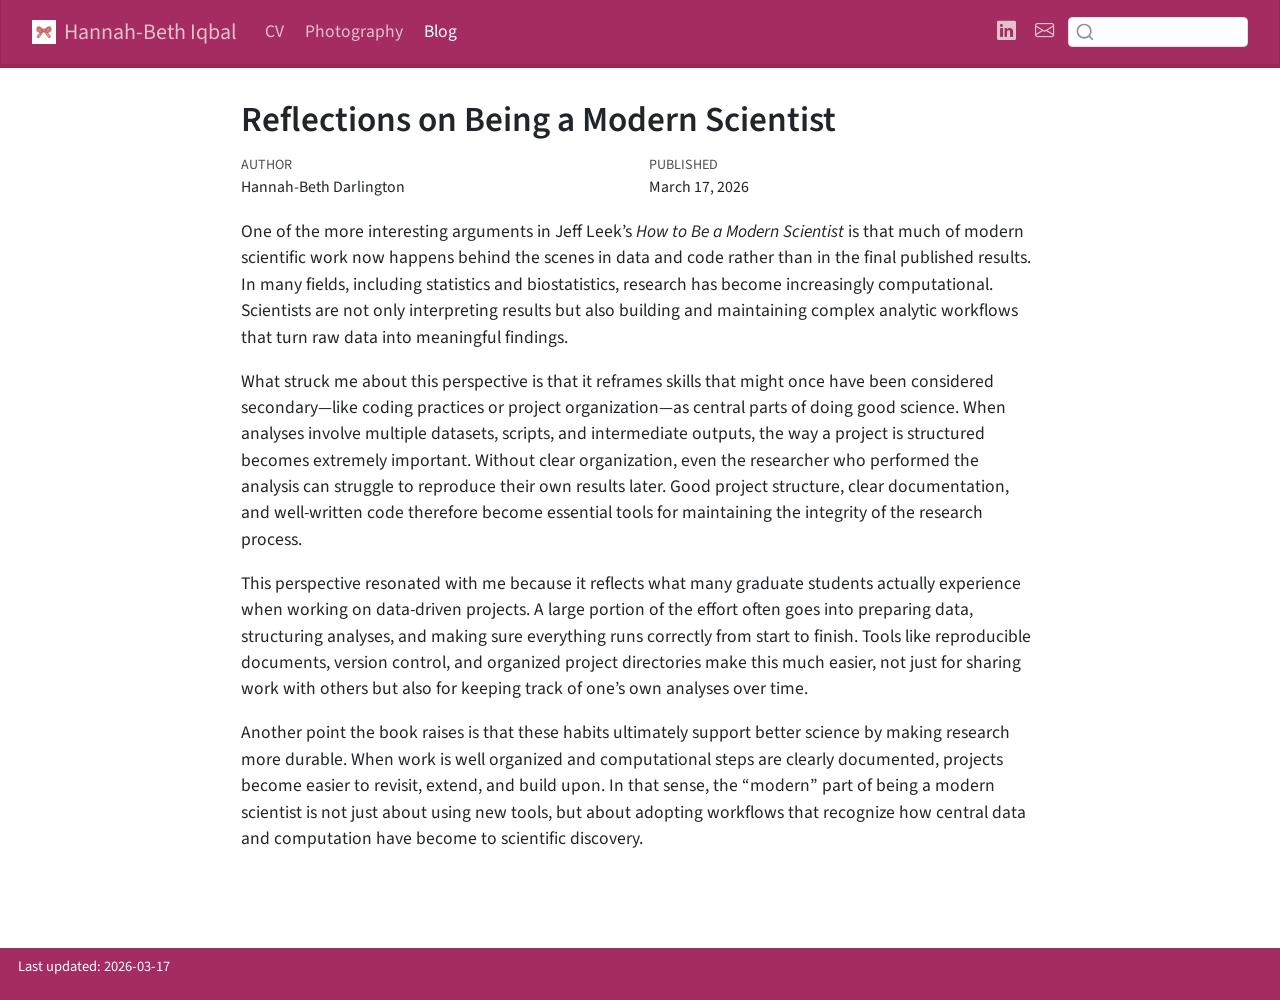
<file: docs/posts/blog.html>
<!DOCTYPE html>
<html xmlns="http://www.w3.org/1999/xhtml" lang="en" xml:lang="en"><head>

<meta charset="utf-8">
<meta name="generator" content="quarto-1.8.25">

<meta name="viewport" content="width=device-width, initial-scale=1.0, user-scalable=yes">

<meta name="author" content="Hannah-Beth Darlington">
<meta name="dcterms.date" content="2026-03-17">

<title>Reflections on Being a Modern Scientist – Hannah-Beth Iqbal</title>
<style>
code{white-space: pre-wrap;}
span.smallcaps{font-variant: small-caps;}
div.columns{display: flex; gap: min(4vw, 1.5em);}
div.column{flex: auto; overflow-x: auto;}
div.hanging-indent{margin-left: 1.5em; text-indent: -1.5em;}
ul.task-list{list-style: none;}
ul.task-list li input[type="checkbox"] {
  width: 0.8em;
  margin: 0 0.8em 0.2em -1em; /* quarto-specific, see https://github.com/quarto-dev/quarto-cli/issues/4556 */ 
  vertical-align: middle;
}
</style>


<script src="../site_libs/quarto-nav/quarto-nav.js"></script>
<script src="../site_libs/clipboard/clipboard.min.js"></script>
<script src="../site_libs/quarto-search/autocomplete.umd.js"></script>
<script src="../site_libs/quarto-search/fuse.min.js"></script>
<script src="../site_libs/quarto-search/quarto-search.js"></script>
<meta name="quarto:offset" content="../">
<link href="../img/web-app-manifest-512x512.png" rel="icon" type="image/png">
<script src="../site_libs/quarto-html/quarto.js" type="module"></script>
<script src="../site_libs/quarto-html/tabsets/tabsets.js" type="module"></script>
<script src="../site_libs/quarto-html/axe/axe-check.js" type="module"></script>
<script src="../site_libs/quarto-html/popper.min.js"></script>
<script src="../site_libs/quarto-html/tippy.umd.min.js"></script>
<script src="../site_libs/quarto-html/anchor.min.js"></script>
<link href="../site_libs/quarto-html/tippy.css" rel="stylesheet">
<link href="../site_libs/quarto-html/quarto-syntax-highlighting-7b89279ff1a6dce999919e0e67d4d9ec.css" rel="stylesheet" id="quarto-text-highlighting-styles">
<script src="../site_libs/bootstrap/bootstrap.min.js"></script>
<link href="../site_libs/bootstrap/bootstrap-icons.css" rel="stylesheet">
<link href="../site_libs/bootstrap/bootstrap-2538a7a91a36bcbf20c22db0d52a90ac.min.css" rel="stylesheet" append-hash="true" id="quarto-bootstrap" data-mode="light">
<script id="quarto-search-options" type="application/json">{
  "location": "navbar",
  "copy-button": false,
  "collapse-after": 3,
  "panel-placement": "end",
  "type": "textbox",
  "limit": 50,
  "keyboard-shortcut": [
    "f",
    "/",
    "s"
  ],
  "language": {
    "search-no-results-text": "No results",
    "search-matching-documents-text": "matching documents",
    "search-copy-link-title": "Copy link to search",
    "search-hide-matches-text": "Hide additional matches",
    "search-more-match-text": "more match in this document",
    "search-more-matches-text": "more matches in this document",
    "search-clear-button-title": "Clear",
    "search-text-placeholder": "",
    "search-detached-cancel-button-title": "Cancel",
    "search-submit-button-title": "Submit",
    "search-label": "Search"
  }
}</script>


</head>

<body class="nav-fixed fullcontent quarto-light">

<div id="quarto-search-results"></div>
  <header id="quarto-header" class="headroom fixed-top">
    <nav class="navbar navbar-expand-lg " data-bs-theme="dark">
      <div class="navbar-container container-fluid">
      <div class="navbar-brand-container mx-auto">
    <a href="../index.html" class="navbar-brand navbar-brand-logo">
    <img src="../img/web-app-manifest-512x512.png" alt="" class="navbar-logo light-content">
    <img src="../img/web-app-manifest-512x512.png" alt="" class="navbar-logo dark-content">
    </a>
    <a class="navbar-brand" href="../index.html">
    <span class="navbar-title">Hannah-Beth Iqbal</span>
    </a>
  </div>
            <div id="quarto-search" class="" title="Search"></div>
          <button class="navbar-toggler" type="button" data-bs-toggle="collapse" data-bs-target="#navbarCollapse" aria-controls="navbarCollapse" role="menu" aria-expanded="false" aria-label="Toggle navigation" onclick="if (window.quartoToggleHeadroom) { window.quartoToggleHeadroom(); }">
  <span class="navbar-toggler-icon"></span>
</button>
          <div class="collapse navbar-collapse" id="navbarCollapse">
            <ul class="navbar-nav navbar-nav-scroll me-auto">
  <li class="nav-item">
    <a class="nav-link" href="../cv/index.html"> 
<span class="menu-text">CV</span></a>
  </li>  
  <li class="nav-item">
    <a class="nav-link" href="../photography/index.html"> 
<span class="menu-text">Photography</span></a>
  </li>  
  <li class="nav-item">
    <a class="nav-link active" href="../posts/blog.html" aria-current="page"> 
<span class="menu-text">Blog</span></a>
  </li>  
</ul>
            <ul class="navbar-nav navbar-nav-scroll ms-auto">
  <li class="nav-item compact">
    <a class="nav-link" href="https://www.linkedin.com/in/hannah-beth-iqbal"> <i class="bi bi-linkedin" role="img">
</i> 
<span class="menu-text"></span></a>
  </li>  
  <li class="nav-item compact">
    <a class="nav-link" href="../hannahbethnicole@gmail.com"> <i class="bi bi-envelope" role="img" aria-label="email">
</i> 
<span class="menu-text"></span></a>
  </li>  
</ul>
          </div> <!-- /navcollapse -->
            <div class="quarto-navbar-tools">
</div>
      </div> <!-- /container-fluid -->
    </nav>
</header>
<!-- content -->
<div id="quarto-content" class="quarto-container page-columns page-rows-contents page-layout-article page-navbar">
<!-- sidebar -->
<!-- margin-sidebar -->
    
<!-- main -->
<main class="content" id="quarto-document-content">

<header id="title-block-header" class="quarto-title-block default">
<div class="quarto-title">
<h1 class="title">Reflections on Being a Modern Scientist</h1>
</div>



<div class="quarto-title-meta">

    <div>
    <div class="quarto-title-meta-heading">Author</div>
    <div class="quarto-title-meta-contents">
             <p>Hannah-Beth Darlington </p>
          </div>
  </div>
    
    <div>
    <div class="quarto-title-meta-heading">Published</div>
    <div class="quarto-title-meta-contents">
      <p class="date">March 17, 2026</p>
    </div>
  </div>
  
    
  </div>
  


</header>


<p>One of the more interesting arguments in Jeff Leek’s <em>How to Be a Modern Scientist</em> is that much of modern scientific work now happens behind the scenes in data and code rather than in the final published results. In many fields, including statistics and biostatistics, research has become increasingly computational. Scientists are not only interpreting results but also building and maintaining complex analytic workflows that turn raw data into meaningful findings.</p>
<p>What struck me about this perspective is that it reframes skills that might once have been considered secondary—like coding practices or project organization—as central parts of doing good science. When analyses involve multiple datasets, scripts, and intermediate outputs, the way a project is structured becomes extremely important. Without clear organization, even the researcher who performed the analysis can struggle to reproduce their own results later. Good project structure, clear documentation, and well-written code therefore become essential tools for maintaining the integrity of the research process.</p>
<p>This perspective resonated with me because it reflects what many graduate students actually experience when working on data-driven projects. A large portion of the effort often goes into preparing data, structuring analyses, and making sure everything runs correctly from start to finish. Tools like reproducible documents, version control, and organized project directories make this much easier, not just for sharing work with others but also for keeping track of one’s own analyses over time.</p>
<p>Another point the book raises is that these habits ultimately support better science by making research more durable. When work is well organized and computational steps are clearly documented, projects become easier to revisit, extend, and build upon. In that sense, the “modern” part of being a modern scientist is not just about using new tools, but about adopting workflows that recognize how central data and computation have become to scientific discovery.</p>



</main> <!-- /main -->
<script id="quarto-html-after-body" type="application/javascript">
  window.document.addEventListener("DOMContentLoaded", function (event) {
    const icon = "";
    const anchorJS = new window.AnchorJS();
    anchorJS.options = {
      placement: 'right',
      icon: icon
    };
    anchorJS.add('.anchored');
    const isCodeAnnotation = (el) => {
      for (const clz of el.classList) {
        if (clz.startsWith('code-annotation-')) {                     
          return true;
        }
      }
      return false;
    }
    const onCopySuccess = function(e) {
      // button target
      const button = e.trigger;
      // don't keep focus
      button.blur();
      // flash "checked"
      button.classList.add('code-copy-button-checked');
      var currentTitle = button.getAttribute("title");
      button.setAttribute("title", "Copied!");
      let tooltip;
      if (window.bootstrap) {
        button.setAttribute("data-bs-toggle", "tooltip");
        button.setAttribute("data-bs-placement", "left");
        button.setAttribute("data-bs-title", "Copied!");
        tooltip = new bootstrap.Tooltip(button, 
          { trigger: "manual", 
            customClass: "code-copy-button-tooltip",
            offset: [0, -8]});
        tooltip.show();    
      }
      setTimeout(function() {
        if (tooltip) {
          tooltip.hide();
          button.removeAttribute("data-bs-title");
          button.removeAttribute("data-bs-toggle");
          button.removeAttribute("data-bs-placement");
        }
        button.setAttribute("title", currentTitle);
        button.classList.remove('code-copy-button-checked');
      }, 1000);
      // clear code selection
      e.clearSelection();
    }
    const getTextToCopy = function(trigger) {
      const outerScaffold = trigger.parentElement.cloneNode(true);
      const codeEl = outerScaffold.querySelector('code');
      for (const childEl of codeEl.children) {
        if (isCodeAnnotation(childEl)) {
          childEl.remove();
        }
      }
      return codeEl.innerText;
    }
    const clipboard = new window.ClipboardJS('.code-copy-button:not([data-in-quarto-modal])', {
      text: getTextToCopy
    });
    clipboard.on('success', onCopySuccess);
    if (window.document.getElementById('quarto-embedded-source-code-modal')) {
      const clipboardModal = new window.ClipboardJS('.code-copy-button[data-in-quarto-modal]', {
        text: getTextToCopy,
        container: window.document.getElementById('quarto-embedded-source-code-modal')
      });
      clipboardModal.on('success', onCopySuccess);
    }
      var localhostRegex = new RegExp(/^(?:http|https):\/\/localhost\:?[0-9]*\//);
      var mailtoRegex = new RegExp(/^mailto:/);
        var filterRegex = new RegExp('/' + window.location.host + '/');
      var isInternal = (href) => {
          return filterRegex.test(href) || localhostRegex.test(href) || mailtoRegex.test(href);
      }
      // Inspect non-navigation links and adorn them if external
     var links = window.document.querySelectorAll('a[href]:not(.nav-link):not(.navbar-brand):not(.toc-action):not(.sidebar-link):not(.sidebar-item-toggle):not(.pagination-link):not(.no-external):not([aria-hidden]):not(.dropdown-item):not(.quarto-navigation-tool):not(.about-link)');
      for (var i=0; i<links.length; i++) {
        const link = links[i];
        if (!isInternal(link.href)) {
          // undo the damage that might have been done by quarto-nav.js in the case of
          // links that we want to consider external
          if (link.dataset.originalHref !== undefined) {
            link.href = link.dataset.originalHref;
          }
        }
      }
    function tippyHover(el, contentFn, onTriggerFn, onUntriggerFn) {
      const config = {
        allowHTML: true,
        maxWidth: 500,
        delay: 100,
        arrow: false,
        appendTo: function(el) {
            return el.parentElement;
        },
        interactive: true,
        interactiveBorder: 10,
        theme: 'quarto',
        placement: 'bottom-start',
      };
      if (contentFn) {
        config.content = contentFn;
      }
      if (onTriggerFn) {
        config.onTrigger = onTriggerFn;
      }
      if (onUntriggerFn) {
        config.onUntrigger = onUntriggerFn;
      }
      window.tippy(el, config); 
    }
    const noterefs = window.document.querySelectorAll('a[role="doc-noteref"]');
    for (var i=0; i<noterefs.length; i++) {
      const ref = noterefs[i];
      tippyHover(ref, function() {
        // use id or data attribute instead here
        let href = ref.getAttribute('data-footnote-href') || ref.getAttribute('href');
        try { href = new URL(href).hash; } catch {}
        const id = href.replace(/^#\/?/, "");
        const note = window.document.getElementById(id);
        if (note) {
          return note.innerHTML;
        } else {
          return "";
        }
      });
    }
    const xrefs = window.document.querySelectorAll('a.quarto-xref');
    const processXRef = (id, note) => {
      // Strip column container classes
      const stripColumnClz = (el) => {
        el.classList.remove("page-full", "page-columns");
        if (el.children) {
          for (const child of el.children) {
            stripColumnClz(child);
          }
        }
      }
      stripColumnClz(note)
      if (id === null || id.startsWith('sec-')) {
        // Special case sections, only their first couple elements
        const container = document.createElement("div");
        if (note.children && note.children.length > 2) {
          container.appendChild(note.children[0].cloneNode(true));
          for (let i = 1; i < note.children.length; i++) {
            const child = note.children[i];
            if (child.tagName === "P" && child.innerText === "") {
              continue;
            } else {
              container.appendChild(child.cloneNode(true));
              break;
            }
          }
          if (window.Quarto?.typesetMath) {
            window.Quarto.typesetMath(container);
          }
          return container.innerHTML
        } else {
          if (window.Quarto?.typesetMath) {
            window.Quarto.typesetMath(note);
          }
          return note.innerHTML;
        }
      } else {
        // Remove any anchor links if they are present
        const anchorLink = note.querySelector('a.anchorjs-link');
        if (anchorLink) {
          anchorLink.remove();
        }
        if (window.Quarto?.typesetMath) {
          window.Quarto.typesetMath(note);
        }
        if (note.classList.contains("callout")) {
          return note.outerHTML;
        } else {
          return note.innerHTML;
        }
      }
    }
    for (var i=0; i<xrefs.length; i++) {
      const xref = xrefs[i];
      tippyHover(xref, undefined, function(instance) {
        instance.disable();
        let url = xref.getAttribute('href');
        let hash = undefined; 
        if (url.startsWith('#')) {
          hash = url;
        } else {
          try { hash = new URL(url).hash; } catch {}
        }
        if (hash) {
          const id = hash.replace(/^#\/?/, "");
          const note = window.document.getElementById(id);
          if (note !== null) {
            try {
              const html = processXRef(id, note.cloneNode(true));
              instance.setContent(html);
            } finally {
              instance.enable();
              instance.show();
            }
          } else {
            // See if we can fetch this
            fetch(url.split('#')[0])
            .then(res => res.text())
            .then(html => {
              const parser = new DOMParser();
              const htmlDoc = parser.parseFromString(html, "text/html");
              const note = htmlDoc.getElementById(id);
              if (note !== null) {
                const html = processXRef(id, note);
                instance.setContent(html);
              } 
            }).finally(() => {
              instance.enable();
              instance.show();
            });
          }
        } else {
          // See if we can fetch a full url (with no hash to target)
          // This is a special case and we should probably do some content thinning / targeting
          fetch(url)
          .then(res => res.text())
          .then(html => {
            const parser = new DOMParser();
            const htmlDoc = parser.parseFromString(html, "text/html");
            const note = htmlDoc.querySelector('main.content');
            if (note !== null) {
              // This should only happen for chapter cross references
              // (since there is no id in the URL)
              // remove the first header
              if (note.children.length > 0 && note.children[0].tagName === "HEADER") {
                note.children[0].remove();
              }
              const html = processXRef(null, note);
              instance.setContent(html);
            } 
          }).finally(() => {
            instance.enable();
            instance.show();
          });
        }
      }, function(instance) {
      });
    }
        let selectedAnnoteEl;
        const selectorForAnnotation = ( cell, annotation) => {
          let cellAttr = 'data-code-cell="' + cell + '"';
          let lineAttr = 'data-code-annotation="' +  annotation + '"';
          const selector = 'span[' + cellAttr + '][' + lineAttr + ']';
          return selector;
        }
        const selectCodeLines = (annoteEl) => {
          const doc = window.document;
          const targetCell = annoteEl.getAttribute("data-target-cell");
          const targetAnnotation = annoteEl.getAttribute("data-target-annotation");
          const annoteSpan = window.document.querySelector(selectorForAnnotation(targetCell, targetAnnotation));
          const lines = annoteSpan.getAttribute("data-code-lines").split(",");
          const lineIds = lines.map((line) => {
            return targetCell + "-" + line;
          })
          let top = null;
          let height = null;
          let parent = null;
          if (lineIds.length > 0) {
              //compute the position of the single el (top and bottom and make a div)
              const el = window.document.getElementById(lineIds[0]);
              top = el.offsetTop;
              height = el.offsetHeight;
              parent = el.parentElement.parentElement;
            if (lineIds.length > 1) {
              const lastEl = window.document.getElementById(lineIds[lineIds.length - 1]);
              const bottom = lastEl.offsetTop + lastEl.offsetHeight;
              height = bottom - top;
            }
            if (top !== null && height !== null && parent !== null) {
              // cook up a div (if necessary) and position it 
              let div = window.document.getElementById("code-annotation-line-highlight");
              if (div === null) {
                div = window.document.createElement("div");
                div.setAttribute("id", "code-annotation-line-highlight");
                div.style.position = 'absolute';
                parent.appendChild(div);
              }
              div.style.top = top - 2 + "px";
              div.style.height = height + 4 + "px";
              div.style.left = 0;
              let gutterDiv = window.document.getElementById("code-annotation-line-highlight-gutter");
              if (gutterDiv === null) {
                gutterDiv = window.document.createElement("div");
                gutterDiv.setAttribute("id", "code-annotation-line-highlight-gutter");
                gutterDiv.style.position = 'absolute';
                const codeCell = window.document.getElementById(targetCell);
                const gutter = codeCell.querySelector('.code-annotation-gutter');
                gutter.appendChild(gutterDiv);
              }
              gutterDiv.style.top = top - 2 + "px";
              gutterDiv.style.height = height + 4 + "px";
            }
            selectedAnnoteEl = annoteEl;
          }
        };
        const unselectCodeLines = () => {
          const elementsIds = ["code-annotation-line-highlight", "code-annotation-line-highlight-gutter"];
          elementsIds.forEach((elId) => {
            const div = window.document.getElementById(elId);
            if (div) {
              div.remove();
            }
          });
          selectedAnnoteEl = undefined;
        };
          // Handle positioning of the toggle
      window.addEventListener(
        "resize",
        throttle(() => {
          elRect = undefined;
          if (selectedAnnoteEl) {
            selectCodeLines(selectedAnnoteEl);
          }
        }, 10)
      );
      function throttle(fn, ms) {
      let throttle = false;
      let timer;
        return (...args) => {
          if(!throttle) { // first call gets through
              fn.apply(this, args);
              throttle = true;
          } else { // all the others get throttled
              if(timer) clearTimeout(timer); // cancel #2
              timer = setTimeout(() => {
                fn.apply(this, args);
                timer = throttle = false;
              }, ms);
          }
        };
      }
        // Attach click handler to the DT
        const annoteDls = window.document.querySelectorAll('dt[data-target-cell]');
        for (const annoteDlNode of annoteDls) {
          annoteDlNode.addEventListener('click', (event) => {
            const clickedEl = event.target;
            if (clickedEl !== selectedAnnoteEl) {
              unselectCodeLines();
              const activeEl = window.document.querySelector('dt[data-target-cell].code-annotation-active');
              if (activeEl) {
                activeEl.classList.remove('code-annotation-active');
              }
              selectCodeLines(clickedEl);
              clickedEl.classList.add('code-annotation-active');
            } else {
              // Unselect the line
              unselectCodeLines();
              clickedEl.classList.remove('code-annotation-active');
            }
          });
        }
    const findCites = (el) => {
      const parentEl = el.parentElement;
      if (parentEl) {
        const cites = parentEl.dataset.cites;
        if (cites) {
          return {
            el,
            cites: cites.split(' ')
          };
        } else {
          return findCites(el.parentElement)
        }
      } else {
        return undefined;
      }
    };
    var bibliorefs = window.document.querySelectorAll('a[role="doc-biblioref"]');
    for (var i=0; i<bibliorefs.length; i++) {
      const ref = bibliorefs[i];
      const citeInfo = findCites(ref);
      if (citeInfo) {
        tippyHover(citeInfo.el, function() {
          var popup = window.document.createElement('div');
          citeInfo.cites.forEach(function(cite) {
            var citeDiv = window.document.createElement('div');
            citeDiv.classList.add('hanging-indent');
            citeDiv.classList.add('csl-entry');
            var biblioDiv = window.document.getElementById('ref-' + cite);
            if (biblioDiv) {
              citeDiv.innerHTML = biblioDiv.innerHTML;
            }
            popup.appendChild(citeDiv);
          });
          return popup.innerHTML;
        });
      }
    }
  });
  </script>
</div> <!-- /content -->
<footer class="footer">
  <div class="nav-footer">
    <div class="nav-footer-left">
<p>Last updated: 2026-03-17</p>
</div>   
    <div class="nav-footer-center">
      &nbsp;
    </div>
    <div class="nav-footer-right">
      &nbsp;
    </div>
  </div>
</footer>




</body></html>
</file>
<file: docs/site_libs/quarto-html/tippy.css>
.tippy-box[data-animation=fade][data-state=hidden]{opacity:0}[data-tippy-root]{max-width:calc(100vw - 10px)}.tippy-box{position:relative;background-color:#333;color:#fff;border-radius:4px;font-size:14px;line-height:1.4;white-space:normal;outline:0;transition-property:transform,visibility,opacity}.tippy-box[data-placement^=top]>.tippy-arrow{bottom:0}.tippy-box[data-placement^=top]>.tippy-arrow:before{bottom:-7px;left:0;border-width:8px 8px 0;border-top-color:initial;transform-origin:center top}.tippy-box[data-placement^=bottom]>.tippy-arrow{top:0}.tippy-box[data-placement^=bottom]>.tippy-arrow:before{top:-7px;left:0;border-width:0 8px 8px;border-bottom-color:initial;transform-origin:center bottom}.tippy-box[data-placement^=left]>.tippy-arrow{right:0}.tippy-box[data-placement^=left]>.tippy-arrow:before{border-width:8px 0 8px 8px;border-left-color:initial;right:-7px;transform-origin:center left}.tippy-box[data-placement^=right]>.tippy-arrow{left:0}.tippy-box[data-placement^=right]>.tippy-arrow:before{left:-7px;border-width:8px 8px 8px 0;border-right-color:initial;transform-origin:center right}.tippy-box[data-inertia][data-state=visible]{transition-timing-function:cubic-bezier(.54,1.5,.38,1.11)}.tippy-arrow{width:16px;height:16px;color:#333}.tippy-arrow:before{content:"";position:absolute;border-color:transparent;border-style:solid}.tippy-content{position:relative;padding:5px 9px;z-index:1}
</file>
<file: docs/site_libs/quarto-html/quarto-syntax-highlighting-7b89279ff1a6dce999919e0e67d4d9ec.css>
/* quarto syntax highlight colors */
:root {
  --quarto-hl-ot-color: #003B4F;
  --quarto-hl-at-color: #657422;
  --quarto-hl-ss-color: #20794D;
  --quarto-hl-an-color: #5E5E5E;
  --quarto-hl-fu-color: #4758AB;
  --quarto-hl-st-color: #20794D;
  --quarto-hl-cf-color: #003B4F;
  --quarto-hl-op-color: #5E5E5E;
  --quarto-hl-er-color: #AD0000;
  --quarto-hl-bn-color: #AD0000;
  --quarto-hl-al-color: #AD0000;
  --quarto-hl-va-color: #111111;
  --quarto-hl-bu-color: inherit;
  --quarto-hl-ex-color: inherit;
  --quarto-hl-pp-color: #AD0000;
  --quarto-hl-in-color: #5E5E5E;
  --quarto-hl-vs-color: #20794D;
  --quarto-hl-wa-color: #5E5E5E;
  --quarto-hl-do-color: #5E5E5E;
  --quarto-hl-im-color: #00769E;
  --quarto-hl-ch-color: #20794D;
  --quarto-hl-dt-color: #AD0000;
  --quarto-hl-fl-color: #AD0000;
  --quarto-hl-co-color: #5E5E5E;
  --quarto-hl-cv-color: #5E5E5E;
  --quarto-hl-cn-color: #8f5902;
  --quarto-hl-sc-color: #5E5E5E;
  --quarto-hl-dv-color: #AD0000;
  --quarto-hl-kw-color: #003B4F;
}

/* other quarto variables */
:root {
  --quarto-font-monospace: SFMono-Regular, Menlo, Monaco, Consolas, "Liberation Mono", "Courier New", monospace;
}

/* syntax highlight based on Pandoc's rules */
pre > code.sourceCode > span {
  color: #003B4F;
}

code.sourceCode > span {
  color: #003B4F;
}

div.sourceCode,
div.sourceCode pre.sourceCode {
  color: #003B4F;
}

/* Normal */
code span {
  color: #003B4F;
}

/* Alert */
code span.al {
  color: #AD0000;
  font-style: inherit;
}

/* Annotation */
code span.an {
  color: #5E5E5E;
  font-style: inherit;
}

/* Attribute */
code span.at {
  color: #657422;
  font-style: inherit;
}

/* BaseN */
code span.bn {
  color: #AD0000;
  font-style: inherit;
}

/* BuiltIn */
code span.bu {
  font-style: inherit;
}

/* ControlFlow */
code span.cf {
  color: #003B4F;
  font-weight: bold;
  font-style: inherit;
}

/* Char */
code span.ch {
  color: #20794D;
  font-style: inherit;
}

/* Constant */
code span.cn {
  color: #8f5902;
  font-style: inherit;
}

/* Comment */
code span.co {
  color: #5E5E5E;
  font-style: inherit;
}

/* CommentVar */
code span.cv {
  color: #5E5E5E;
  font-style: italic;
}

/* Documentation */
code span.do {
  color: #5E5E5E;
  font-style: italic;
}

/* DataType */
code span.dt {
  color: #AD0000;
  font-style: inherit;
}

/* DecVal */
code span.dv {
  color: #AD0000;
  font-style: inherit;
}

/* Error */
code span.er {
  color: #AD0000;
  font-style: inherit;
}

/* Extension */
code span.ex {
  font-style: inherit;
}

/* Float */
code span.fl {
  color: #AD0000;
  font-style: inherit;
}

/* Function */
code span.fu {
  color: #4758AB;
  font-style: inherit;
}

/* Import */
code span.im {
  color: #00769E;
  font-style: inherit;
}

/* Information */
code span.in {
  color: #5E5E5E;
  font-style: inherit;
}

/* Keyword */
code span.kw {
  color: #003B4F;
  font-weight: bold;
  font-style: inherit;
}

/* Operator */
code span.op {
  color: #5E5E5E;
  font-style: inherit;
}

/* Other */
code span.ot {
  color: #003B4F;
  font-style: inherit;
}

/* Preprocessor */
code span.pp {
  color: #AD0000;
  font-style: inherit;
}

/* SpecialChar */
code span.sc {
  color: #5E5E5E;
  font-style: inherit;
}

/* SpecialString */
code span.ss {
  color: #20794D;
  font-style: inherit;
}

/* String */
code span.st {
  color: #20794D;
  font-style: inherit;
}

/* Variable */
code span.va {
  color: #111111;
  font-style: inherit;
}

/* VerbatimString */
code span.vs {
  color: #20794D;
  font-style: inherit;
}

/* Warning */
code span.wa {
  color: #5E5E5E;
  font-style: italic;
}

.prevent-inlining {
  content: "</";
}

/*# sourceMappingURL=3944bc705cfaf4c80e56f77c5205168a.css.map */
</file>
